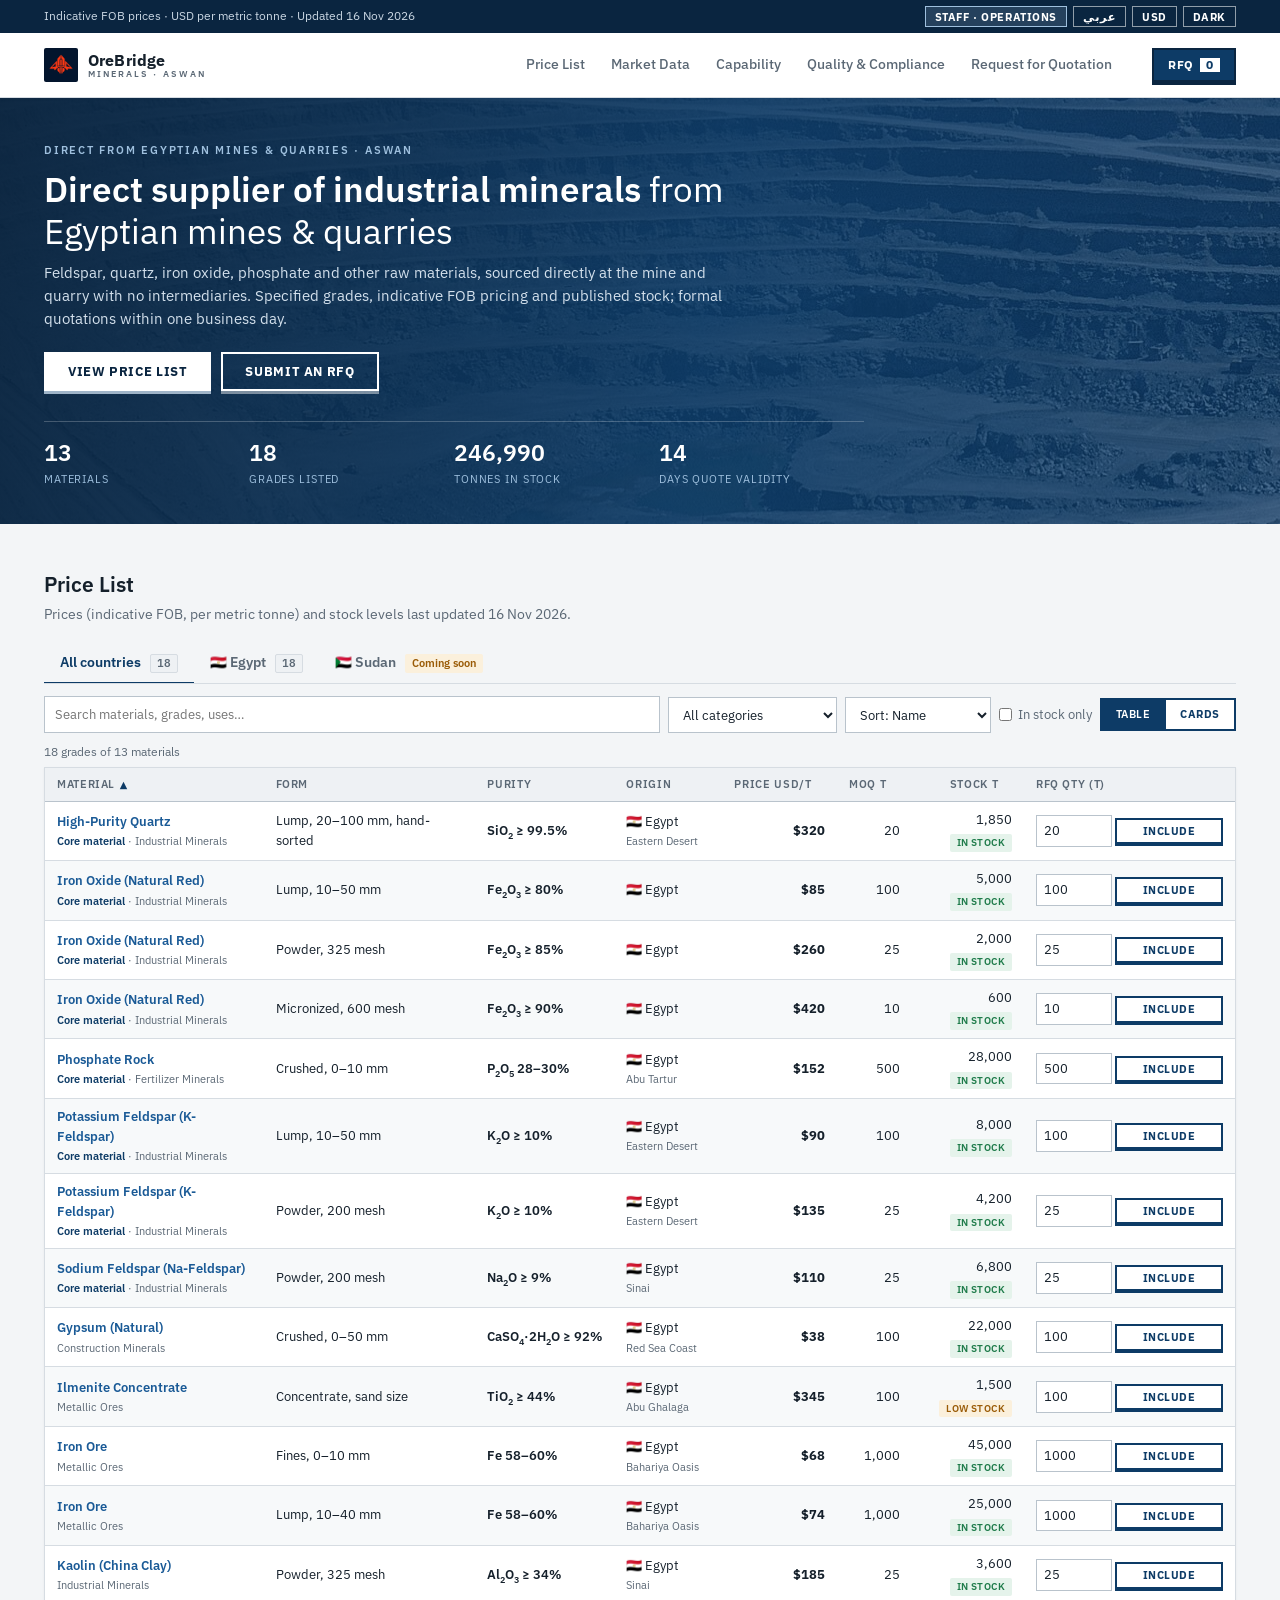
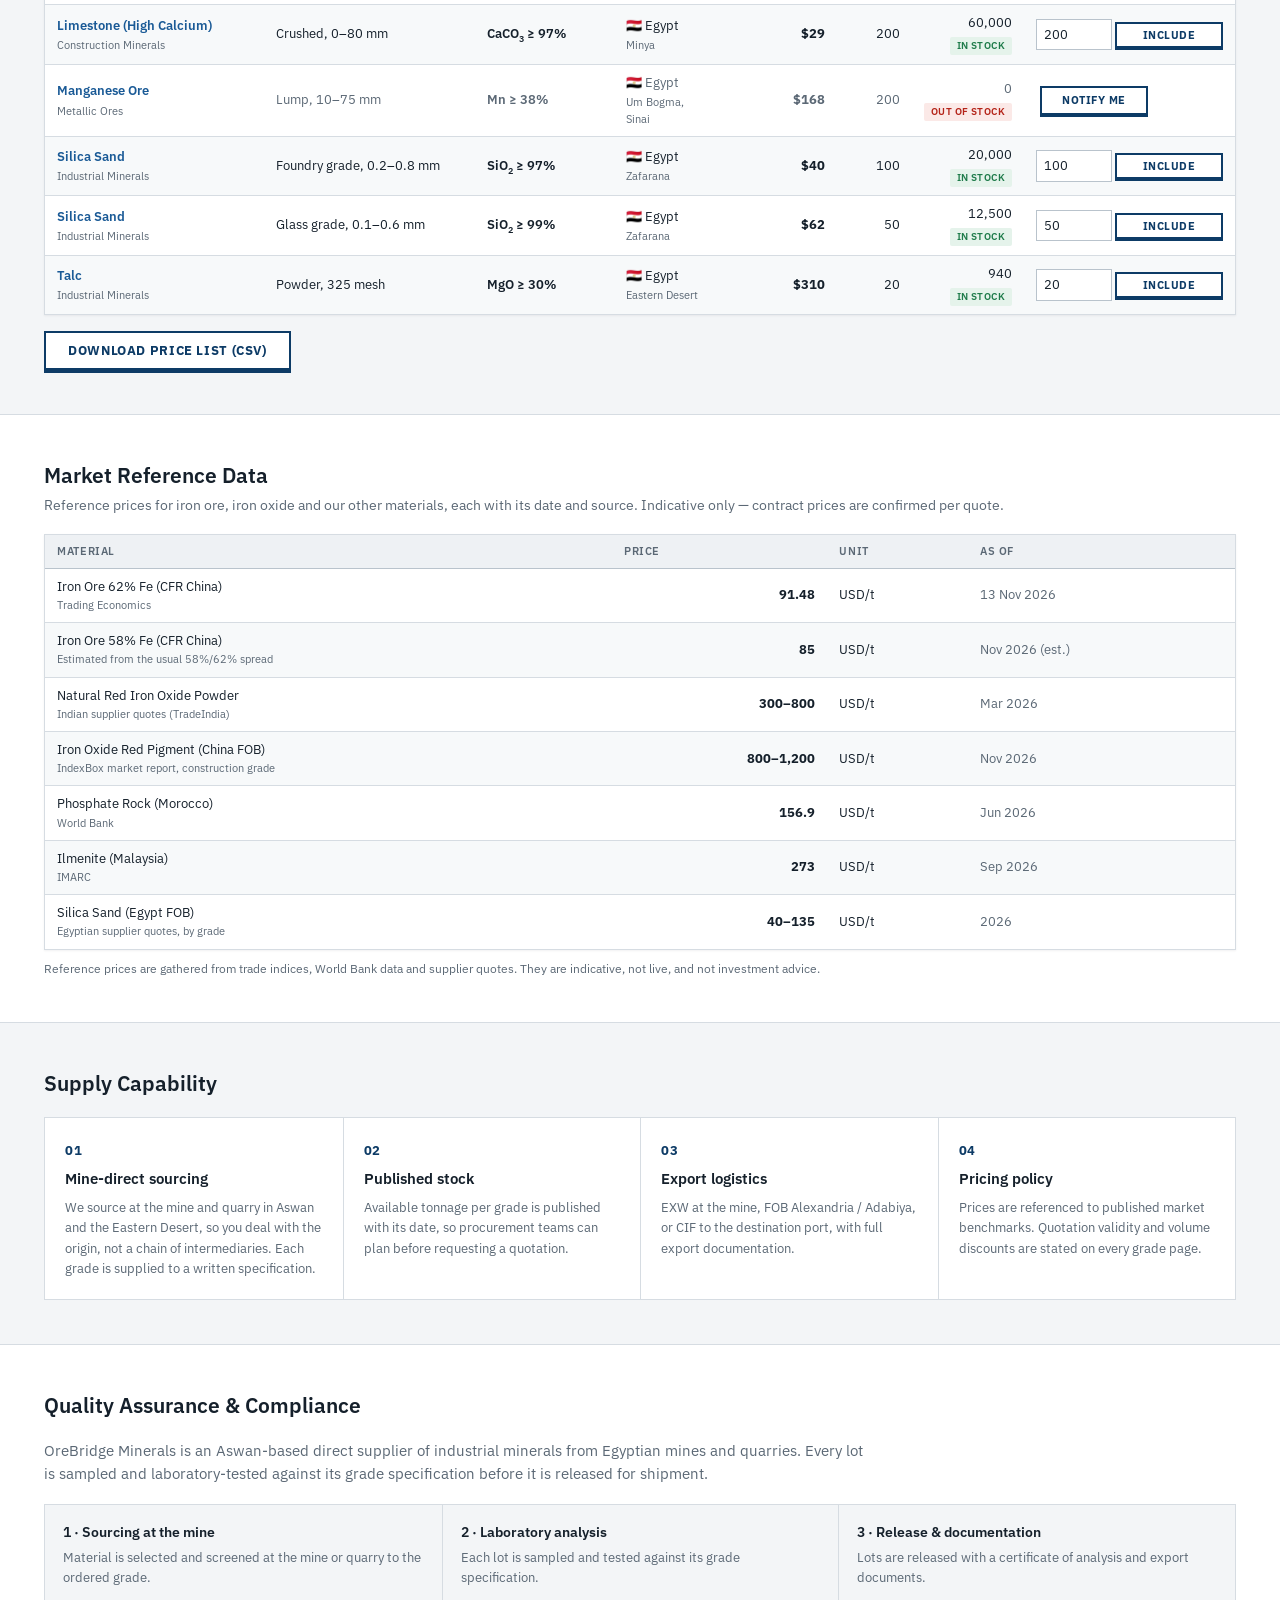
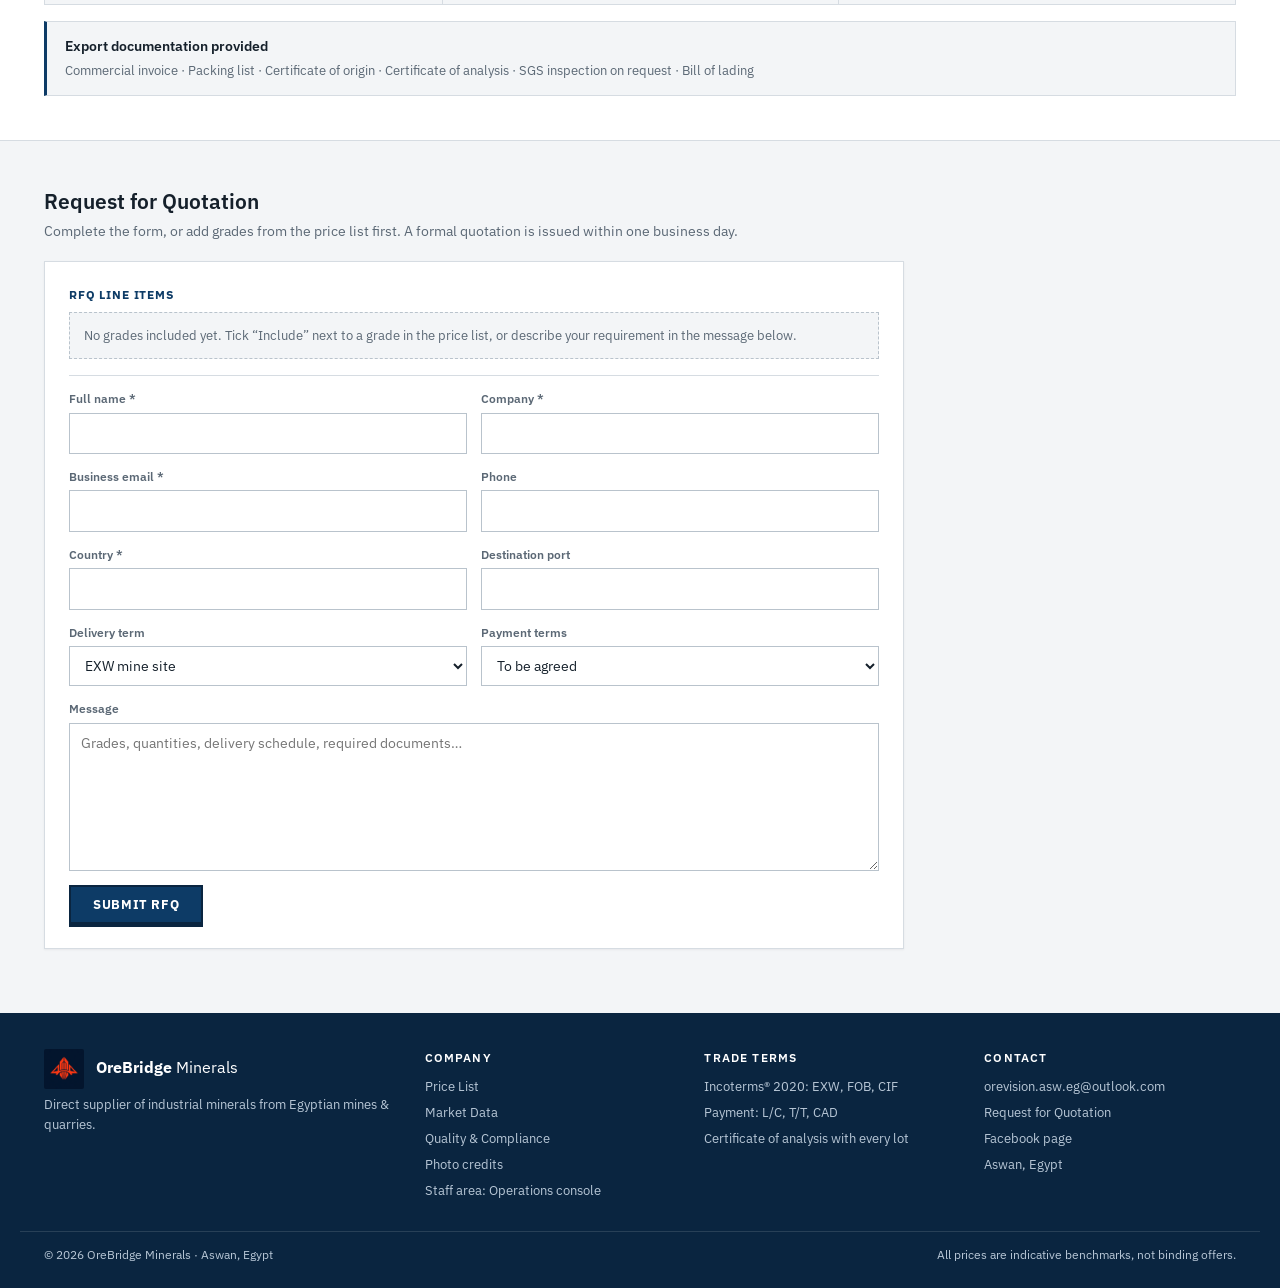
<file: index.html>
<!doctype html>
<html lang="en">
<head>
<meta charset="utf-8">
<meta name="viewport" content="width=device-width, initial-scale=1">
<title>OreBridge Minerals — Direct Supplier of Industrial Minerals, Aswan, Egypt</title>
<meta name="description" content="OreBridge Minerals, Aswan: direct supplier of industrial minerals from Egyptian mines and quarries for manufacturers and traders: iron oxide, iron ore, feldspar, quartz, silica sand, phosphate and more. Specified grades, indicative FOB prices, published stock and formal quotations.">
<meta property="og:title" content="OreBridge Minerals — Direct Supplier of Industrial Minerals, Aswan, Egypt">
<meta property="og:description" content="Specified grades with typical analysis, indicative FOB prices, published stock and minimum orders. Request a formal quotation.">
<meta property="og:type" content="website">
<meta property="og:locale" content="en_US">
<meta name="twitter:card" content="summary">
<meta name="theme-color" content="#0d3b66">
<link rel="icon" type="image/png" href="images/favicon.png">
<link rel="preconnect" href="https://fonts.googleapis.com">
<link href="https://fonts.googleapis.com/css2?family=IBM+Plex+Sans:wght@400;500;600;700&family=IBM+Plex+Sans+Arabic:wght@400;500;600;700&display=swap" rel="stylesheet">
<link rel="stylesheet" href="styles.css">
</head>
<body>

<noscript>
  <p class="noscript">This price list needs JavaScript to show products and prices. Please enable JavaScript in your browser.</p>
</noscript>

<!-- ======= Utility bar ======= -->
<div class="utility-bar">
  <div class="utility-inner">
    <p><span data-i18n="util.note">Indicative FOB prices · USD per metric tonne · Updated</span> <span id="lastUpdatedTop"></span></p>
    <div class="utility-actions">
      <a class="util-btn staff-link" href="ops.html" data-i18n="util.staff">Staff · Operations</a>
      <button class="util-btn" id="langToggle" type="button" title="العربية / English">عربي</button>
      <button class="util-btn" id="currencyToggle" type="button" title="Currency">USD</button>
      <button class="util-btn" id="themeToggle" type="button" title="Light / dark" data-i18n="theme.dark">Dark</button>
    </div>
  </div>
</div>

<!-- ======= Price alert banner ======= -->
<div class="alert-banner" id="alertBanner" hidden></div>

<!-- ======= Header ======= -->
<header class="site-header">
  <div class="header-inner">
    <a class="brand" href="#top" aria-label="OreBridge Minerals">
      <img class="brand-mark" src="images/logo.png" alt="" width="34" height="34">
      <span class="brand-text"><strong>OreBridge</strong><small>MINERALS · ASWAN</small></span>
    </a>
    <nav class="main-nav" id="mainNav">
      <a href="#products" data-i18n="nav.products">Price List</a>
      <a href="#market" data-i18n="nav.market">Market Data</a>
      <a href="#why" data-i18n="nav.why">Capability</a>
      <a href="#about" data-i18n="nav.about">Quality &amp; Compliance</a>
      <a href="#contact" data-i18n="nav.contact">Request for Quotation</a>
    </nav>
    <div class="header-actions">
      <button class="btn-rfq" id="cartBtn" type="button">
        <span data-i18n="cart.btn">RFQ</span> <span class="cart-count" id="cartCount">0</span>
      </button>
      <button class="util-btn nav-toggle" id="navToggle" type="button" aria-label="Menu" aria-expanded="false" aria-controls="mainNav">☰</button>
    </div>
  </div>
</header>

<!-- ======= Hero ======= -->
<section class="hero" id="top">
  <div class="hero-inner">
    <p class="hero-kicker" data-i18n="hero.kicker">INDUSTRIAL MINERALS TRADING · EGYPT</p>
    <h1><span data-i18n="hero.title.pre">Industrial minerals supply </span><span class="accent" data-i18n="hero.title.accent">for manufacturers and traders</span></h1>
    <p class="hero-sub" data-i18n="hero.sub">Specified grades with typical analysis, indicative FOB pricing, published stock and minimum order quantities. Formal quotations are issued within one business day.</p>
    <div class="hero-cta">
      <a class="btn-primary btn-light" href="#products" data-i18n="hero.browse">View price list</a>
      <a class="btn-outline btn-outline-light" href="#contact" data-i18n="hero.viewPrices">Submit an RFQ</a>
    </div>
    <dl class="hero-stats">
      <div><dt data-i18n="stats.materials">Materials</dt><dd id="statProducts">0</dd></div>
      <div><dt data-i18n="stats.grades">Grades listed</dt><dd id="statGrades">0</dd></div>
      <div><dt data-i18n="stats.stock">Tonnes in stock</dt><dd id="statStock">0</dd></div>
      <div><dt data-i18n="stats.validity">Days quote validity</dt><dd id="statValidity">14</dd></div>
    </dl>
  </div>
</section>

<!-- ======= Material page (shown for #/m/<material>/<grade>) ======= -->
<main class="material-page" id="materialPage" hidden></main>

<!-- ======= Price list ======= -->
<section class="section" id="products">
  <div class="section-head">
    <h2 data-i18n="catalog.title">Price List</h2>
    <p><span data-i18n="catalog.sub">Prices (indicative FOB, per metric tonne) and stock levels last updated</span> <span id="lastUpdated"></span>.</p>
  </div>

  <div class="country-tabs" id="countryTabs" role="tablist" aria-label="Country of origin"></div>
  <div class="soon-panel" id="soonPanel" hidden></div>

  <div class="toolbar" id="toolbar">
    <input type="search" id="searchInput" data-i18n-ph="catalog.search" placeholder="Search materials, grades, uses…" aria-label="Search materials">
    <select id="categoryFilter" aria-label="Filter by category">
      <option value="" data-i18n="catalog.allCats">All categories</option>
    </select>
    <select id="sortSelect" aria-label="Sort products">
      <option value="name" data-i18n="catalog.sortName">Sort: Name</option>
      <option value="price-asc" data-i18n="catalog.sortPriceAsc">Price: Low → High</option>
      <option value="price-desc" data-i18n="catalog.sortPriceDesc">Price: High → Low</option>
      <option value="stock" data-i18n="catalog.sortStock">Stock: Most first</option>
    </select>
    <label class="check"><input type="checkbox" id="inStockOnly"> <span data-i18n="catalog.inStockOnly">In stock only</span></label>
    <div class="view-toggle" role="group" aria-label="View">
      <button type="button" id="viewTable" aria-pressed="true" data-i18n="view.table">Table</button>
      <button type="button" id="viewCards" aria-pressed="false" data-i18n="view.cards">Cards</button>
    </div>
  </div>

  <div id="catalogBody">
    <p class="catalog-count" id="catalogCount"></p>
    <div class="spec-table-wrap" id="productGrid"></div>
  </div>
  <div class="catalog-actions">
    <button class="btn-outline" id="downloadCsv" type="button" data-i18n="catalog.csv">Download price list (CSV)</button>
  </div>
</section>

<!-- ======= Market reference data ======= -->
<section class="section section-alt" id="market">
  <div class="section-head">
    <h2 data-i18n="market.title">Market Reference Data</h2>
    <p data-i18n="market.sub">Reference levels from trade indices. Indicative only — contract prices are confirmed per quote.</p>
  </div>
  <div class="spec-table-wrap">
    <table class="market-table" id="marketTable">
      <thead><tr>
        <th data-i18n="market.benchmark">Benchmark</th>
        <th data-i18n="market.price">Price</th>
        <th data-i18n="market.unit">Unit</th>
        <th data-i18n="market.change">As of</th>
      </tr></thead>
      <tbody></tbody>
    </table>
  </div>
  <p class="disclaimer" data-i18n="market.disclaimer">Reference prices are indicative, not live, and not investment advice.</p>
</section>

<!-- ======= Supply capability ======= -->
<section class="section" id="why">
  <div class="section-head"><h2 data-i18n="why.title">Supply Capability</h2></div>
  <div class="feature-grid">
    <div class="feature"><span class="f-num">01</span><h3 data-i18n="why.f1t">Specified grades</h3><p data-i18n="why.f1p"></p></div>
    <div class="feature"><span class="f-num">02</span><h3 data-i18n="why.f2t">Published stock</h3><p data-i18n="why.f2p"></p></div>
    <div class="feature"><span class="f-num">03</span><h3 data-i18n="why.f3t">Export logistics</h3><p data-i18n="why.f3p"></p></div>
    <div class="feature"><span class="f-num">04</span><h3 data-i18n="why.f4t">Pricing policy</h3><p data-i18n="why.f4p"></p></div>
  </div>
</section>

<!-- ======= Quality & compliance ======= -->
<section class="section section-alt" id="about">
  <div class="section-head">
    <h2 data-i18n="about.title">Quality Assurance &amp; Compliance</h2>
  </div>
  <p class="about-text" data-i18n="about.p1"></p>
  <ol class="qa-steps">
    <li><h3 data-i18n="about.step1t">1 · Sorting</h3><p data-i18n="about.step1p"></p></li>
    <li><h3 data-i18n="about.step2t">2 · Laboratory analysis</h3><p data-i18n="about.step2p"></p></li>
    <li><h3 data-i18n="about.step3t">3 · Release &amp; documentation</h3><p data-i18n="about.step3p"></p></li>
  </ol>
  <div class="docs-box">
    <h3 data-i18n="about.docsTitle">Export documentation provided</h3>
    <p data-i18n="about.docs"></p>
  </div>
</section>

<!-- ======= Request for quotation ======= -->
<section class="section" id="contact">
  <div class="section-head">
    <h2 data-i18n="contact.title">Request for Quotation</h2>
    <p data-i18n="contact.sub">Complete the form, or add grades from the price list first.</p>
  </div>
  <form class="contact-form" id="contactForm">
    <div class="rfq-lines" id="rfqLines"></div>
    <div class="form-row">
      <label><span data-i18n="form.name">Full name *</span><input required name="name" autocomplete="name"></label>
      <label><span data-i18n="form.company">Company *</span><input required name="company" autocomplete="organization"></label>
    </div>
    <div class="form-row">
      <label><span data-i18n="form.email">Business email *</span><input required type="email" name="email" autocomplete="email"></label>
      <label><span data-i18n="form.phone">Phone</span><input type="tel" name="phone" autocomplete="tel"></label>
    </div>
    <div class="form-row">
      <label><span data-i18n="form.country">Country *</span><input required name="country" autocomplete="country-name"></label>
      <label><span data-i18n="form.port">Destination port</span><input name="port"></label>
    </div>
    <div class="form-row">
      <label><span data-i18n="form.incoterm">Delivery term</span><select name="incoterm" id="formIncoterm"></select></label>
      <label><span data-i18n="form.payment">Payment terms</span>
        <select name="payment">
          <option value="To be agreed" data-i18n="form.pay0">To be agreed</option>
          <option value="L/C at sight" data-i18n="form.pay1">Letter of credit (L/C) at sight</option>
          <option value="T/T" data-i18n="form.pay2">Telegraphic transfer (T/T)</option>
          <option value="CAD" data-i18n="form.pay3">Cash against documents (CAD)</option>
        </select>
      </label>
    </div>
    <label><span data-i18n="form.details">Message</span><textarea name="message" rows="6" data-i18n-ph="form.message"></textarea></label>
    <input type="text" name="_gotcha" class="hp" tabindex="-1" autocomplete="off" aria-hidden="true">
    <div class="form-foot">
      <button class="btn-primary" type="submit" data-i18n="form.send">Submit RFQ</button>
      <p class="form-note" id="formNote" data-i18n="form.note" hidden></p>
    </div>
  </form>
</section>

<footer class="site-footer">
  <div class="footer-inner">
    <div>
      <p class="footer-brand"><img class="footer-logo" src="images/logo.png" alt="" width="40" height="40"> <strong>OreBridge</strong> Minerals</p>
      <p data-i18n="footer.about">Industrial minerals from Egypt, sorted and laboratory-tested, for export.</p>
    </div>
    <div>
      <h4 data-i18n="footer.company">Company</h4>
      <a href="#products" data-i18n="nav.products">Price List</a>
      <a href="#market" data-i18n="nav.market">Market Data</a>
      <a href="#about" data-i18n="nav.about">Quality &amp; Compliance</a>
      <a href="credits.html" data-i18n="footer.credits">Photo credits</a>
      <a href="ops.html" data-i18n="footer.staff">Staff area: Operations console</a>
    </div>
    <div>
      <h4 data-i18n="footer.trade">Trade terms</h4>
      <p data-i18n="footer.t1">Incoterms® 2020: EXW, FOB, CIF</p>
      <p data-i18n="footer.t2">Payment: L/C, T/T, CAD</p>
      <p data-i18n="footer.t3">Certificate of analysis with every lot</p>
    </div>
    <div>
      <h4 data-i18n="footer.contactH">Contact</h4>
      <a id="footerEmail" href="#contact"></a>
      <a href="#contact" data-i18n="nav.contact">Request for Quotation</a>
      <a href="https://www.facebook.com/profile.php?id=61591079052674" target="_blank" rel="noopener" data-i18n="footer.facebook">Facebook page</a>
      <p data-i18n="footer.location">Aswan, Egypt</p>
    </div>
  </div>
  <div class="footer-legal">
    <p><span data-i18n="footer.rights">© 2026 OreBridge Minerals · Aswan, Egypt</span></p>
    <p data-i18n="footer.disclaimer">All prices are indicative benchmarks, not binding offers.</p>
  </div>
</footer>

<!-- ======= RFQ summary bar (shown while grades are included) ======= -->
<div class="rfq-bar" id="rfqBar" hidden>
  <div class="rfq-bar-inner">
    <p class="rfq-bar-text"></p>
    <button class="btn-primary btn-light" id="rfqReview" type="button" data-i18n="rfq.review">Review &amp; submit RFQ</button>
  </div>
</div>

<a class="whatsapp-fab" id="whatsappFab" target="_blank" rel="noopener" hidden aria-label="WhatsApp">
  <svg viewBox="0 0 32 32" width="24" height="24" fill="currentColor" aria-hidden="true"><path d="M16 3C9.4 3 4 8.4 4 15c0 2.1.6 4.1 1.6 5.9L4 29l8.3-1.6c1.7.9 3.6 1.4 5.7 1.4 6.6 0 12-5.4 12-12S22.6 3 16 3zm0 21.8c-1.8 0-3.5-.5-5-1.3l-.4-.2-4.9 1 1-4.8-.2-.4c-1-1.6-1.5-3.4-1.5-5.1 0-5.4 4.4-9.8 9.8-9.8s9.8 4.4 9.8 9.8-4.3 9.8-9.6 9.8z"/></svg>
</a>
<button class="back-top" id="backTop" type="button" hidden aria-label="Back to top">↑</button>
<div class="toast" id="toast" role="status" aria-live="polite" hidden></div>

<script src="data.js"></script>
<script src="i18n.js"></script>
<script src="materials.js"></script>
<script src="app.js"></script>
</body>
</html>
</file>
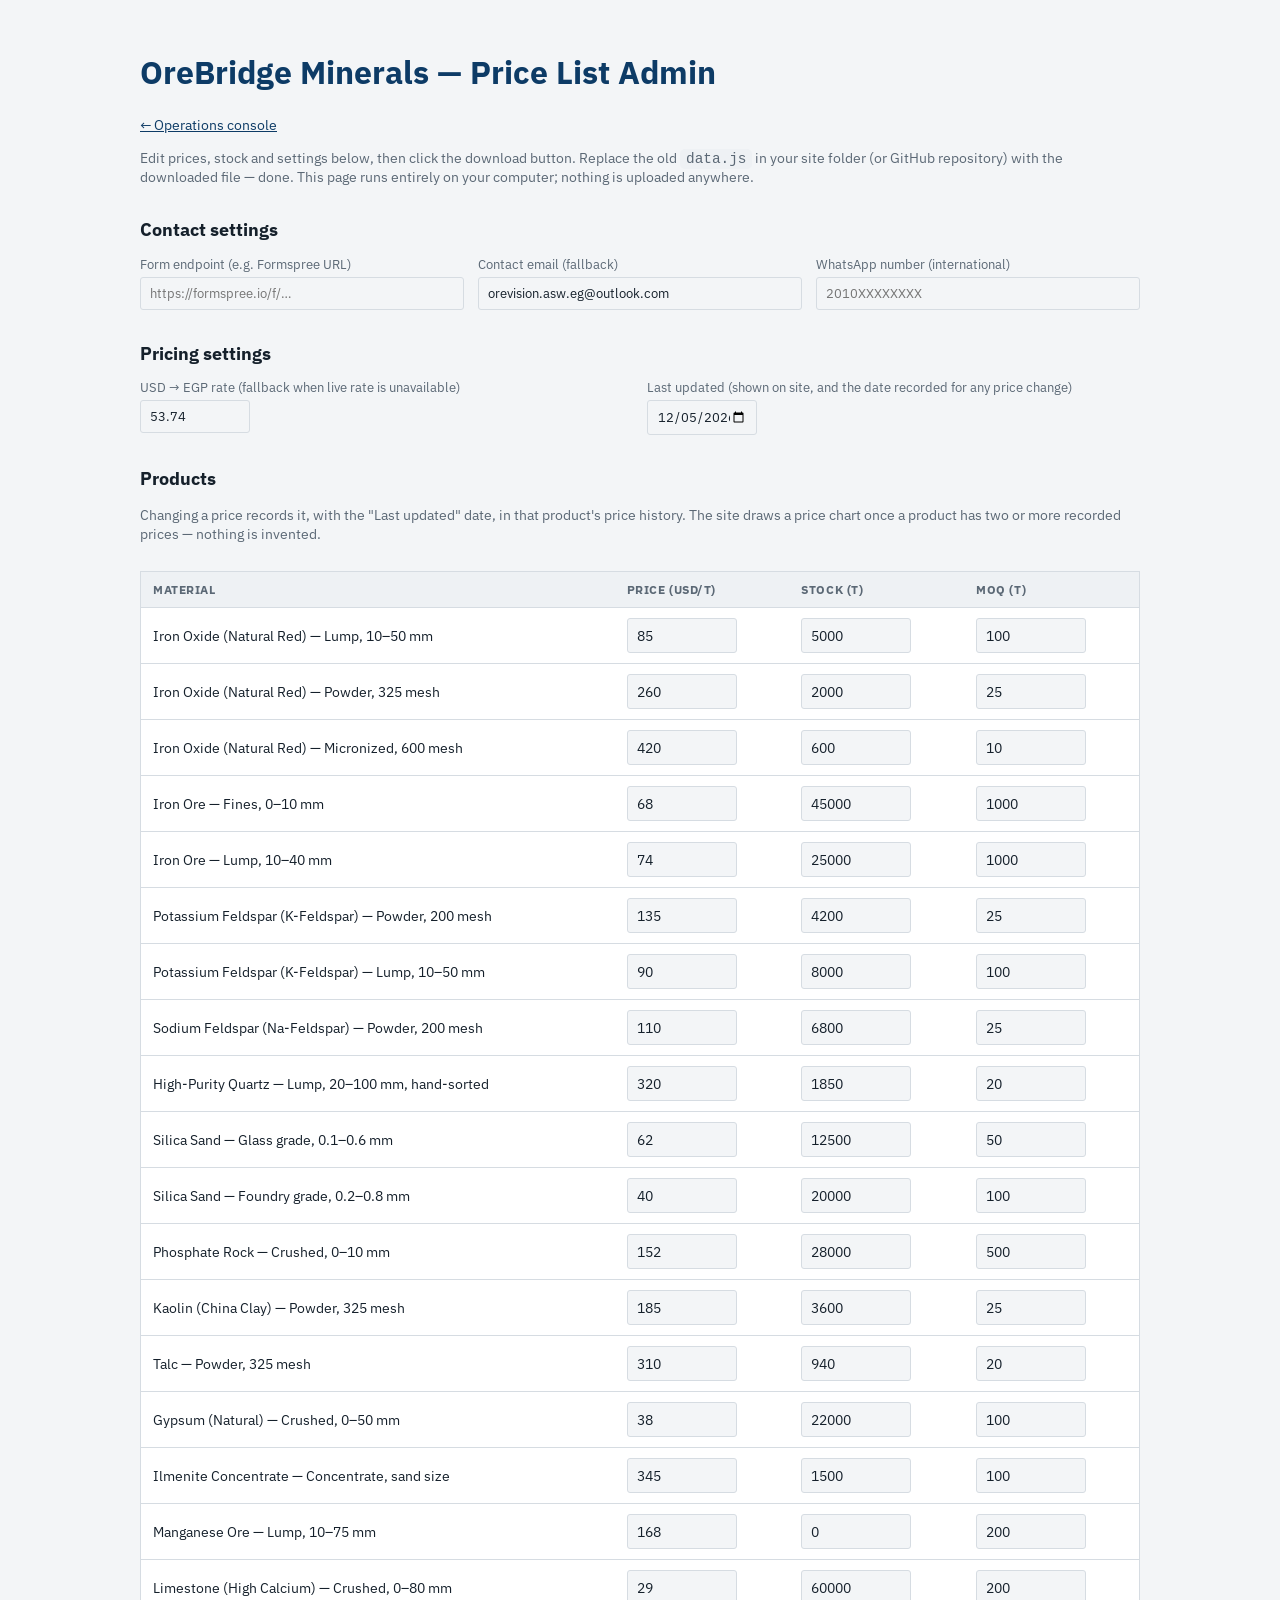
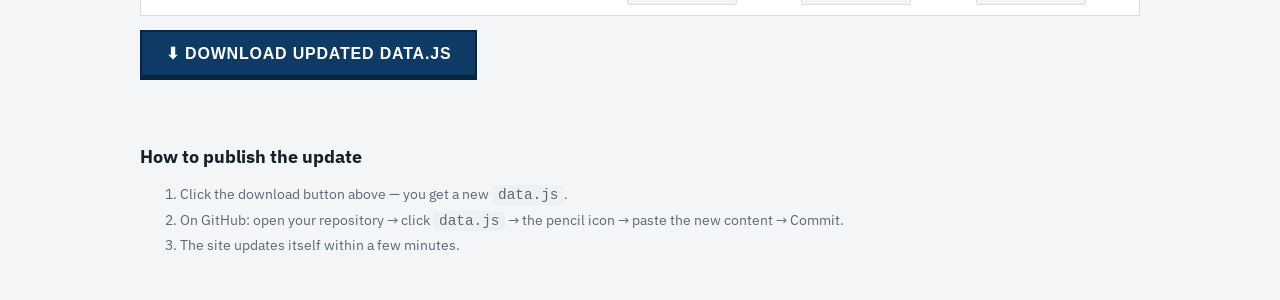
<file: admin.html>
<!doctype html>
<html lang="en">
<head>
<meta charset="utf-8">
<meta name="viewport" content="width=device-width, initial-scale=1">
<title>OreBridge Admin</title>
<meta name="robots" content="noindex">
<link rel="preconnect" href="https://fonts.googleapis.com">
<link href="https://fonts.googleapis.com/css2?family=IBM+Plex+Sans:wght@400;500;600;700&display=swap" rel="stylesheet">
<style>
  :root { --bg:#f3f5f7; --card:#ffffff; --border:#d6dce2; --text:#15202b; --muted:#5b6875; --accent:#0d3b66; --red:#b42318; --green:#1e7b4a; }
  * { box-sizing: border-box; }
  body { font-family: "IBM Plex Sans", "Segoe UI", system-ui, sans-serif; background: var(--bg); color: var(--text); margin: 0; padding: 30px 20px; }
  .wrap { max-width: 1000px; margin: 0 auto; }
  h1 { color: var(--accent); }
  h2 { font-size: 1.1rem; margin-top: 32px; }
  p.note { color: var(--muted); font-size: .9rem; }
  .table-wrap { overflow-x: auto; }
  table { width: 100%; border-collapse: collapse; background: var(--card); border: 1px solid var(--border); overflow: hidden; margin: 14px 0; }
  th, td { padding: 10px 12px; border-bottom: 1px solid var(--border); text-align: left; font-size: .9rem; }
  th { background: #eef1f4; color: var(--muted); text-transform: uppercase; font-size: .72rem; letter-spacing: .05em; }
  input { background: var(--bg); border: 1px solid var(--border); color: var(--text); padding: 7px 9px; border-radius: 3px; width: 110px; font: inherit; }
  input.wide { width: 100%; }
  input.bad { border-color: var(--red); }
  .btn { background: var(--accent); color: #ffffff; border: 2px solid #0a2540; box-shadow: 0 3px 0 #0a2540; text-transform: uppercase; letter-spacing: .05em; padding: 12px 24px; border-radius: 0; font-weight: 700; font-size: 1rem; cursor: pointer; }
  .btn:hover { filter: brightness(1.1); }
  .grid { display: grid; grid-template-columns: repeat(auto-fit, minmax(240px, 1fr)); gap: 14px; margin: 14px 0; }
  .grid label { display: flex; flex-direction: column; gap: 4px; color: var(--muted); font-size: .82rem; }
  ol { color: var(--muted); font-size: .9rem; line-height: 1.7; }
  code { background: #eef1f4; padding: 2px 6px; border-radius: 5px; }
  #status { font-size: .92rem; min-height: 1.4em; }
  #status.ok { color: var(--green); }
  #status.err { color: var(--red); }
</style>
</head>
<body>
<div class="wrap">
  <h1>OreBridge Minerals — Price List Admin</h1>
  <p class="note"><a href="ops.html" style="color:var(--accent)">← Operations console</a></p>
  <p class="note">Edit prices, stock and settings below, then click the download button. Replace the old
    <code>data.js</code> in your site folder (or GitHub repository) with the downloaded file — done.
    This page runs entirely on your computer; nothing is uploaded anywhere.</p>

  <h2>Contact settings</h2>
  <div class="grid">
    <label>Form endpoint (e.g. Formspree URL) <input class="wide" id="formEndpoint" type="url" placeholder="https://formspree.io/f/…"></label>
    <label>Contact email (fallback) <input class="wide" id="contactEmail" type="email" placeholder="sales@yourcompany.com"></label>
    <label>WhatsApp number (international) <input class="wide" id="whatsapp" type="tel" placeholder="2010XXXXXXXX"></label>
  </div>

  <h2>Pricing settings</h2>
  <div class="grid">
    <label>USD → EGP rate (fallback when live rate is unavailable) <input id="fxRate" type="number" step="0.1" min="0.1"></label>
    <label>Last updated (shown on site, and the date recorded for any price change) <input id="lastUpd" type="date"></label>
  </div>

  <h2>Products</h2>
  <p class="note">Changing a price records it, with the "Last updated" date, in that product's price history.
    The site draws a price chart once a product has two or more recorded prices — nothing is invented.</p>
  <div class="table-wrap">
    <table id="tbl">
      <thead><tr><th>Material</th><th>Price (USD/t)</th><th>Stock (t)</th><th>MOQ (t)</th></tr></thead>
      <tbody></tbody>
    </table>
  </div>

  <button class="btn" id="dl">⬇ Download updated data.js</button>
  <p id="status"></p>

  <h2>How to publish the update</h2>
  <ol>
    <li>Click the download button above — you get a new <code>data.js</code>.</li>
    <li>On GitHub: open your repository → click <code>data.js</code> → the pencil icon → paste the new content → Commit.</li>
    <li>The site updates itself within a few minutes.</li>
  </ol>
</div>

<script src="data.js"></script>
<script src="datafile.js"></script>
<script>
"use strict";
const el = (id) => document.getElementById(id);
const tbody = document.querySelector("#tbl tbody");

PRODUCTS.forEach((p, i) => {
  const tr = document.createElement("tr");
  const name = document.createElement("td");
  name.textContent = p.form ? `${p.name} — ${p.form}` : p.name;
  tr.appendChild(name);
  [["basePrice", "0.5", 0], ["stock", "1", 0], ["moq", "1", 1]].forEach(([field, step, min]) => {
    const td = document.createElement("td");
    const inp = document.createElement("input");
    inp.type = "number"; inp.step = step; inp.min = min;
    inp.value = p[field];
    inp.dataset.i = i; inp.dataset.f = field;
    inp.setAttribute("aria-label", `${name.textContent} — ${{ basePrice: "price (USD/t)", stock: "stock (t)", moq: "MOQ (t)" }[field]}`);
    td.appendChild(inp);
    tr.appendChild(td);
  });
  tbody.appendChild(tr);
});

el("fxRate").value = USD_TO_EGP;
const now = new Date();
const two = (n) => String(n).padStart(2, "0");
el("lastUpd").value = `${now.getFullYear()}-${two(now.getMonth() + 1)}-${two(now.getDate())}`; // today, in your time zone
el("formEndpoint").value = SITE.FORM_ENDPOINT || "";
el("contactEmail").value = SITE.CONTACT_EMAIL || "";
el("whatsapp").value = SITE.WHATSAPP_NUMBER || "";

function setStatus(msg, cls) {
  const s = el("status");
  s.textContent = msg;
  s.className = cls || "";
}

el("dl").addEventListener("click", () => {
  // ---- validate everything before changing anything ----
  let firstBad = null;
  const edits = [];
  document.querySelectorAll("input[data-i]").forEach((inp) => {
    const v = Number(inp.value);
    const min = inp.dataset.f === "moq" ? 1 : 0;
    const ok = inp.value.trim() !== "" && Number.isFinite(v) && v >= min;
    inp.classList.toggle("bad", !ok);
    if (!ok && !firstBad) firstBad = inp;
    edits.push({ i: Number(inp.dataset.i), f: inp.dataset.f, v });
  });
  const fx = Number(el("fxRate").value);
  const fxOk = Number.isFinite(fx) && fx > 0;
  el("fxRate").classList.toggle("bad", !fxOk);
  if (!fxOk && !firstBad) firstBad = el("fxRate");

  const endpoint = el("formEndpoint").value.trim();
  const endpointOk = endpoint === "" || /^https:\/\/\S+$/.test(endpoint);
  el("formEndpoint").classList.toggle("bad", !endpointOk);
  if (!endpointOk && !firstBad) firstBad = el("formEndpoint");

  const email = el("contactEmail").value.trim();
  const emailOk = email === "" || /^[^\s@]+@[^\s@]+\.[^\s@]+$/.test(email);
  el("contactEmail").classList.toggle("bad", !emailOk);
  if (!emailOk && !firstBad) firstBad = el("contactEmail");

  const upd = el("lastUpd").value;
  const updOk = /^\d{4}-\d{2}-\d{2}$/.test(upd);
  el("lastUpd").classList.toggle("bad", !updOk);
  if (!updOk && !firstBad) firstBad = el("lastUpd");

  if (firstBad) {
    firstBad.focus();
    setStatus("⚠ Please fix the highlighted fields — nothing was downloaded.", "err");
    return;
  }

  // ---- apply to copies so a second click starts from the same loaded data ----
  const products = cloneProducts(PRODUCTS);
  let recorded = 0;
  edits.forEach(({ i, f, v }) => {
    const p = products[i];
    const value = f === "basePrice" ? v : Math.floor(v);
    if (f === "basePrice" && value !== PRODUCTS[i].basePrice) {
      // record the real price change on its date (a second change the same day replaces the first)
      const last = p.history[p.history.length - 1];
      if (last && last.date === upd) last.price = value;
      else p.history.push({ date: upd, price: value });
      while (p.history.length > 60) p.history.shift();
      recorded++;
    }
    p[f] = value;
  });

  const site = {
    ...SITE,
    FORM_ENDPOINT: endpoint,
    CONTACT_EMAIL: email,
    WHATSAPP_NUMBER: el("whatsapp").value.replace(/\D/g, ""),
  };

  downloadText(buildDataFile({
    lastUpdated: upd, site, products, benchmarks: BENCHMARKS, fx,
    countries: typeof COUNTRIES !== "undefined" ? COUNTRIES : [], generatedBy: "admin.html",
  }), "data.js", "text/javascript");
  setStatus(`✓ Downloaded${recorded ? ` — ${recorded} price change${recorded > 1 ? "s" : ""} recorded on ${upd}` : ""}. ` +
    "Replace data.js in your site folder / repository with this file.", "ok");
});
</script>
</body>
</html>
</file>
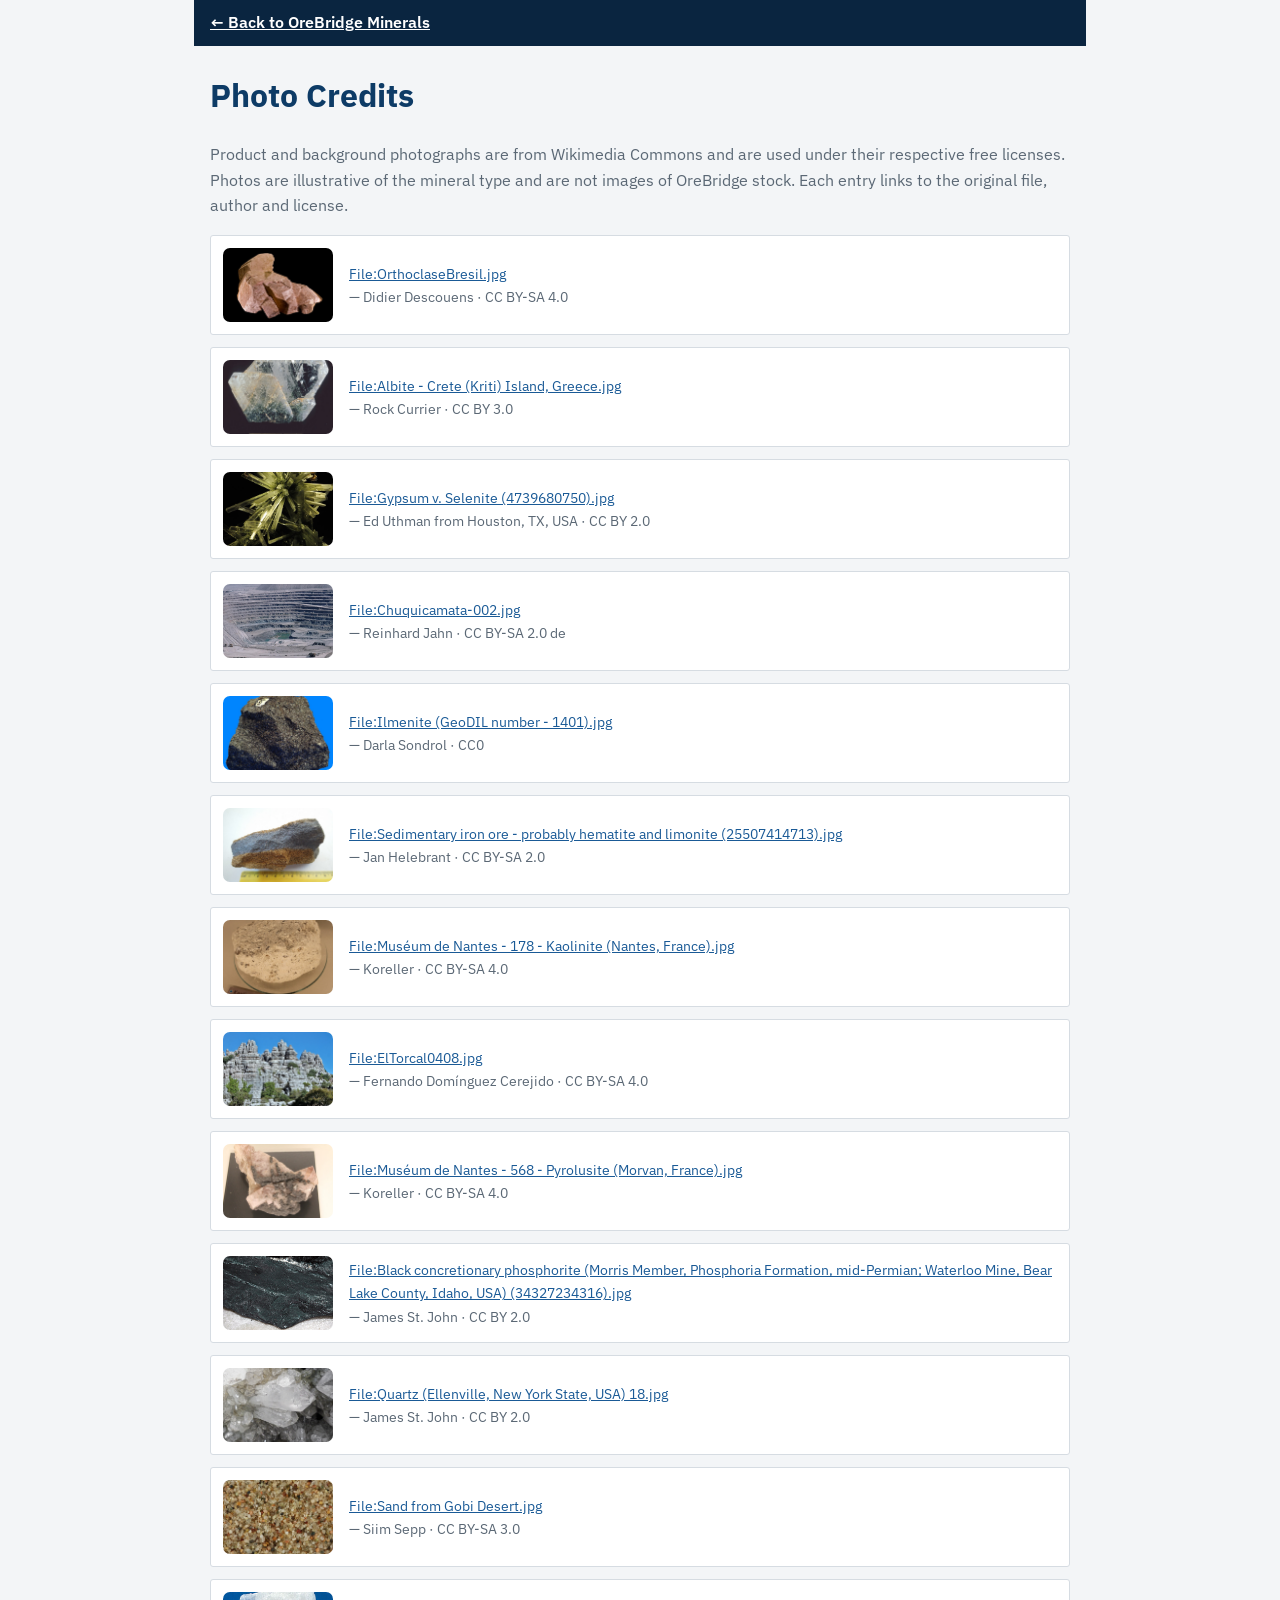
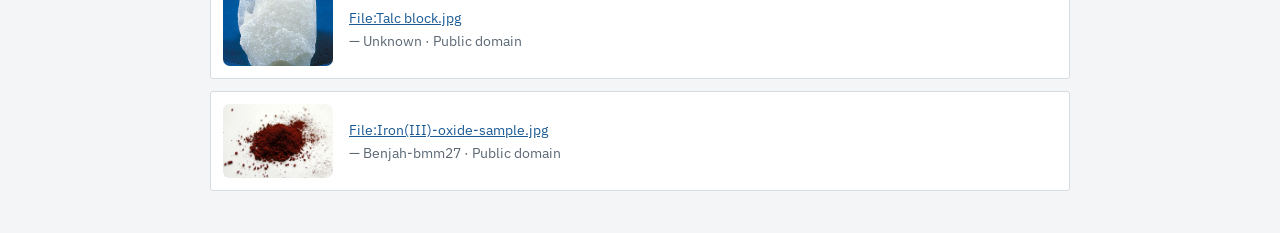
<file: credits.html>
<!doctype html>
<html lang="en">
<head>
<meta charset="utf-8">
<meta name="viewport" content="width=device-width, initial-scale=1">
<title>Photo Credits — OreBridge Minerals</title>
<link rel="preconnect" href="https://fonts.googleapis.com">
<link href="https://fonts.googleapis.com/css2?family=IBM+Plex+Sans:wght@400;500;600;700&display=swap" rel="stylesheet">
<meta name="theme-color" content="#0d3b66">
<style>
  :root { --bg:#f3f5f7; --card:#ffffff; --border:#d6dce2; --text:#15202b; --muted:#5b6875; --accent:#0d3b66; --link:#1a5a96; }
  * { box-sizing: border-box; }
  body { font-family: "IBM Plex Sans", "Segoe UI", system-ui, sans-serif; background: var(--bg); color: var(--text); margin: 0; padding: 30px 16px; line-height: 1.6; }
  .wrap { max-width: 860px; margin: 0 auto; }
  h1 { color: var(--accent); }
  a { color: var(--link); }
  .topbar { background: #0a2540; color: #fff; margin: -30px -16px 24px; padding: 10px 16px; }
  .topbar a { color: #fff; font-weight: 600; }
  p.note { color: var(--muted); }
  .credit { display: flex; gap: 16px; align-items: center; background: var(--card); border: 1px solid var(--border); border-radius: 3px; padding: 12px; margin: 12px 0; }
  .credit img { width: 110px; height: 74px; object-fit: cover; border-radius: 7px; flex-shrink: 0; }
  .credit div { font-size: .9rem; min-width: 0; overflow-wrap: anywhere; }
  .credit span { color: var(--muted); }
</style>
</head>
<body>
<div class="wrap">
  <div class="topbar"><a href="index.html">← Back to OreBridge Minerals</a></div>
  <h1>Photo Credits</h1>
  <p class="note">Product and background photographs are from Wikimedia Commons and are used under
    their respective free licenses. Photos are illustrative of the mineral type and are not
    images of OreBridge stock. Each entry links to the original file, author and license.</p>
  <div id="list"></div>
</div>
<script>
fetch("images/credits.json").then((r) => r.json()).then((items) => {
  const list = document.getElementById("list");
  items.forEach((c) => {
    const row = document.createElement("div");
    row.className = "credit";
    const img = document.createElement("img");
    img.src = "images/" + c.id + ".jpg";
    img.alt = c.id;
    const info = document.createElement("div");
    const a = document.createElement("a");
    a.href = c.source; a.target = "_blank"; a.rel = "noopener";
    a.textContent = decodeURIComponent(c.source.split("/").pop()).replace(/_/g, " ");
    const meta = document.createElement("span");
    meta.textContent = " — " + c.artist + " · " + c.license;
    info.append(a, document.createElement("br"), meta);
    row.append(img, info);
    list.appendChild(row);
  });
}).catch(() => {
  document.getElementById("list").textContent = "Credits list could not be loaded.";
});
</script>
</body>
</html>
</file>
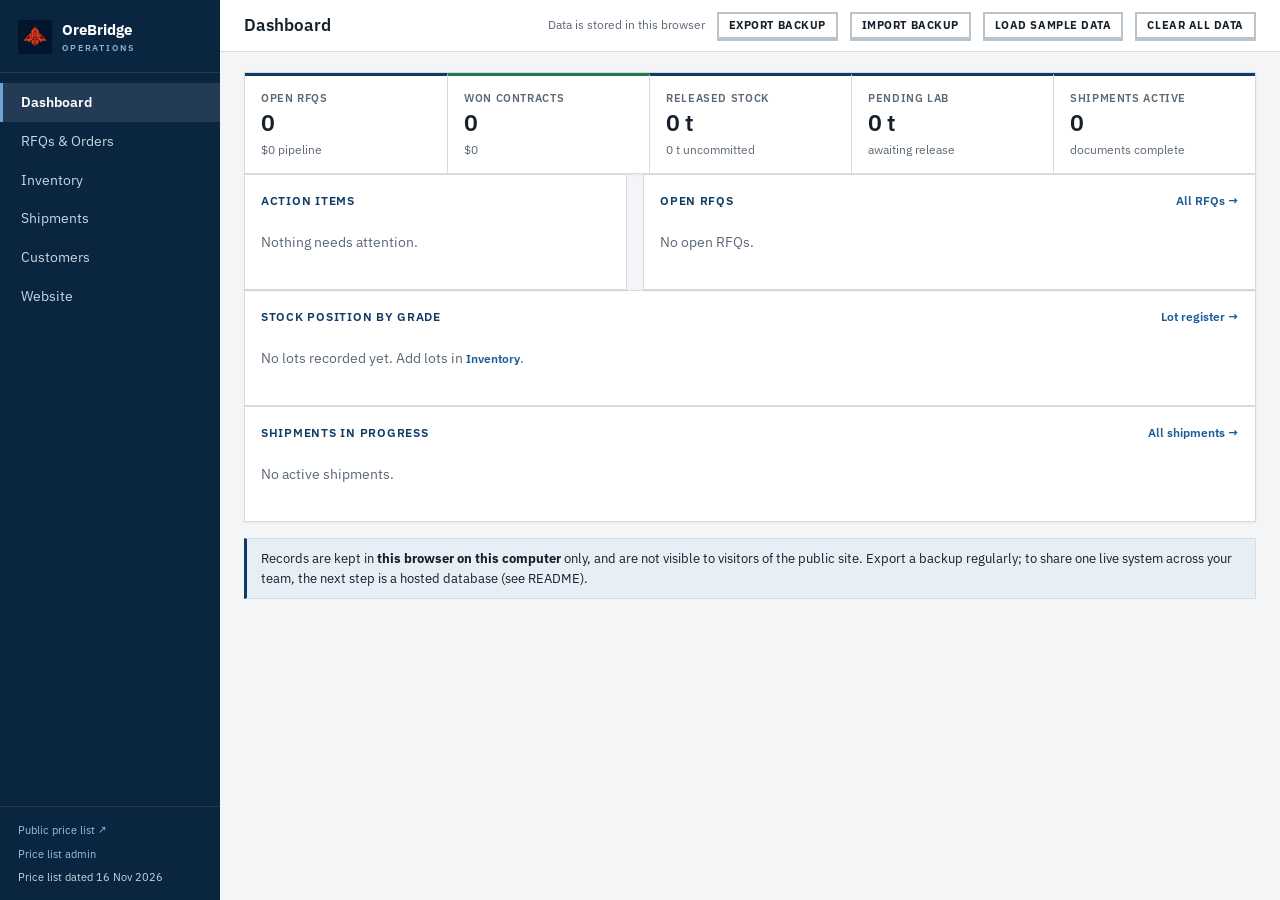
<file: ops.html>
<!doctype html>
<html lang="en" data-theme="light">
<head>
<meta charset="utf-8">
<meta name="viewport" content="width=device-width, initial-scale=1">
<title>OreBridge Operations</title>
<meta name="robots" content="noindex, nofollow">
<link rel="icon" type="image/png" href="images/favicon.png">
<link rel="preconnect" href="https://fonts.googleapis.com">
<link href="https://fonts.googleapis.com/css2?family=IBM+Plex+Sans:wght@400;500;600;700&display=swap" rel="stylesheet">
<link rel="stylesheet" href="styles.css">
<style>
  body { background: var(--bg); }
  .ops { display: grid; grid-template-columns: 220px minmax(0, 1fr); min-height: 100vh; }
  .side { background: var(--navy-deep); color: #c9d6e2; display: flex; flex-direction: column; position: sticky; top: 0; height: 100vh; }
  .side-brand { display: flex; align-items: center; gap: 10px; padding: 18px 18px 16px; border-bottom: 1px solid rgba(255,255,255,.1); color: #fff; }
  .side-brand .brand-mark rect { fill: #fff; } .side-brand .brand-mark path { fill: var(--navy-deep); }
  .side-brand small { display: block; color: #8fb0cf; font-size: .62rem; letter-spacing: .2em; font-weight: 600; }
  .side nav { display: flex; flex-direction: column; padding: 10px 0; }
  .side nav a { display: flex; justify-content: space-between; align-items: center; padding: 9px 18px; font-size: .9rem; color: #c9d6e2; border-inline-start: 3px solid transparent; }
  .side nav a:hover { background: rgba(255,255,255,.06); color: #fff; }
  .side nav a[aria-current="true"] { background: rgba(255,255,255,.1); color: #fff; border-inline-start-color: #6aa3d8; font-weight: 600; }
  .side nav .count { background: #6aa3d8; color: var(--navy-deep); font-size: .7rem; font-weight: 700; border-radius: 2px; padding: 0 6px; }
  .side-foot { margin-top: auto; padding: 14px 18px; border-top: 1px solid rgba(255,255,255,.1); font-size: .76rem; display: flex; flex-direction: column; gap: 6px; }
  .side-foot a { color: #9fc0de; } .side-foot a:hover { color: #fff; }
  .main { min-width: 0; }
  .topbar { background: var(--surface); border-bottom: 1px solid var(--border); padding: 12px 24px; display: flex; align-items: center; gap: 12px; flex-wrap: wrap; position: sticky; top: 0; z-index: 5; }
  .topbar h1 { font-size: 1.15rem; font-weight: 600; margin-inline-end: auto; }
  .topbar .meta { color: var(--muted); font-size: .78rem; }
  .small-btn { padding: 6px 12px; font-size: .82rem; }
  .content { padding: 20px 24px 40px; display: flex; flex-direction: column; gap: 16px; }
  .notice { background: var(--primary-soft); border: 1px solid var(--border); border-inline-start: 3px solid var(--primary); padding: 10px 14px; font-size: .85rem; }
  .warn-box, #sampleBanner { background: var(--amber-soft); border: 1px solid var(--border); border-inline-start: 3px solid var(--amber); padding: 10px 14px; font-size: .85rem; }
  .kpi-row { display: grid; grid-template-columns: repeat(5, minmax(0, 1fr)); border: 1px solid var(--border); background: var(--surface); box-shadow: var(--shadow); }
  .kpi { padding: 14px 16px; border-inline-start: 1px solid var(--border); display: flex; flex-direction: column; border-top: 3px solid var(--primary); }
  .kpi:first-child { border-inline-start: none; }
  .kpi-good { border-top-color: var(--green); } .kpi-warn { border-top-color: var(--amber); }
  .kpi span { color: var(--muted); font-size: .7rem; text-transform: uppercase; letter-spacing: .06em; font-weight: 600; }
  .kpi strong { font-size: 1.5rem; font-weight: 600; font-variant-numeric: tabular-nums; }
  .kpi em { font-style: normal; color: var(--muted); font-size: .78rem; }
  .ops-grid { display: grid; grid-template-columns: minmax(0, 1fr) minmax(0, 1.6fr); gap: 16px; }
  .panel { background: var(--surface); border: 1px solid var(--border); box-shadow: var(--shadow); padding: 16px; min-width: 0; }
  .panel h2 { font-size: .82rem; text-transform: uppercase; letter-spacing: .06em; font-weight: 600; color: var(--primary); margin-bottom: 12px; display: flex; justify-content: space-between; align-items: baseline; gap: 10px; }
  .panel h2 .muted { text-transform: none; letter-spacing: 0; font-weight: 400; }
  .panel p { font-size: .9rem; margin-bottom: 10px; }
  .link { color: var(--link); font-weight: 600; text-transform: none; letter-spacing: 0; font-size: .82rem; cursor: pointer; }
  .link:hover { text-decoration: underline; }
  .table-scroll { overflow-x: auto; }
  .ops-table { width: 100%; border-collapse: collapse; font-size: .85rem; font-variant-numeric: tabular-nums; }
  .ops-table th, .ops-table td { padding: 7px 10px; border-bottom: 1px solid var(--border); text-align: start; vertical-align: middle; }
  .ops-table thead th { background: var(--surface-2); color: var(--muted); font-size: .68rem; text-transform: uppercase; letter-spacing: .06em; font-weight: 600; white-space: nowrap; border-bottom-color: var(--border-strong); }
  .ops-table tbody tr:hover { background: var(--primary-soft); }
  .ops-table tfoot td { font-size: .8rem; color: var(--muted); border-bottom: none; background: var(--surface-2); }
  .ops-table .num { text-align: end; white-space: nowrap; }
  .ops-table .nowrap { white-space: nowrap; }
  .ops-table .sub { display: block; color: var(--muted); font-size: .74rem; }
  .row-bad td { background: var(--red-soft); }
  .ref { background: none; border: none; color: var(--link); font: inherit; font-weight: 600; cursor: pointer; padding: 0; white-space: nowrap; }
  .ref:hover { text-decoration: underline; }
  .pill { display: inline-block; font-size: .68rem; font-weight: 600; padding: 1px 7px; border-radius: 2px; text-transform: uppercase; letter-spacing: .04em; white-space: nowrap; background: var(--surface-2); color: var(--muted); }
  .pill-ok, .pill-rfq-won, .pill-lot-released, .pill-shipment-delivered { background: var(--green-soft); color: var(--green); }
  .pill-warn, .pill-rfq-negotiation, .pill-lot-pending, .pill-shipment-loading { background: var(--amber-soft); color: var(--amber); }
  .pill-bad, .pill-rfq-lost, .pill-lot-rejected { background: var(--red-soft); color: var(--red); }
  .pill-rfq-quoted, .pill-shipment-sailed, .pill-rfq-new { background: var(--primary-soft); color: var(--primary); }
  .inline-status { font: inherit; font-size: .78rem; font-weight: 600; padding: 3px 6px; border: 1px solid var(--border-strong); border-radius: 2px; background: var(--surface); color: var(--text); }
  .inline-status.st-won, .inline-status.st-released, .inline-status.st-delivered { color: var(--green); border-color: var(--green); }
  .inline-status.st-lost, .inline-status.st-rejected { color: var(--red); border-color: var(--red); }
  .inline-status.st-negotiation, .inline-status.st-pending, .inline-status.st-loading { color: var(--amber); border-color: var(--amber); }
  .ops-toolbar { display: flex; gap: 8px; align-items: center; flex-wrap: wrap; margin-bottom: 12px; }
  .ops-toolbar input, .ops-toolbar select { background: var(--surface); border: 1px solid var(--border-strong); color: var(--text); padding: 6px 10px; border-radius: var(--radius); font: inherit; font-size: .85rem; }
  .ops-toolbar input { min-width: 220px; }
  .spacer { flex: 1; }
  .empty { color: var(--muted); font-size: .88rem; padding: 10px 0; }
  .hint { color: var(--muted); font-size: .78rem; margin-top: 10px; margin-bottom: 0 !important; }
  .alerts { list-style: none; display: flex; flex-direction: column; gap: 6px; font-size: .86rem; }
  .alerts li { padding: 8px 10px; background: var(--amber-soft); border-inline-start: 3px solid var(--amber); }
  .alerts li.bad { background: var(--red-soft); border-inline-start-color: var(--red); }
  .docs-meter { display: inline-block; width: 60px; height: 6px; background: var(--surface-2); border: 1px solid var(--border); vertical-align: middle; position: relative; }
  .docs-meter span { position: absolute; inset: 0 auto 0 0; background: var(--green); }
  .publish-row { display: flex; gap: 10px; flex-wrap: wrap; margin: 14px 0; }
  .publish-row > * { white-space: normal; text-align: center; } /* long labels wrap on phones */
  .steps { padding-inline-start: 20px; color: var(--muted); font-size: .86rem; }
  code { background: var(--surface-2); padding: 1px 5px; border-radius: 2px; font-size: .85em; }
  dialog { margin: auto; border: 1px solid var(--border-strong); background: var(--surface); color: var(--text); padding: 0; width: min(720px, calc(100vw - 24px)); box-shadow: 0 12px 40px rgba(0,0,0,.25); }
  dialog::backdrop { background: rgba(10,20,30,.5); }
  .dlg-head { padding: 14px 18px; background: var(--surface-2); border-bottom: 1px solid var(--border); font-weight: 600; }
  .dlg-body { padding: 16px 18px; display: grid; grid-template-columns: 1fr 1fr; gap: 12px 14px; max-height: 65vh; overflow-y: auto; }
  .dlg-body label { display: flex; flex-direction: column; gap: 4px; font-size: .78rem; font-weight: 600; color: var(--muted); }
  .dlg-body label.wide { grid-column: 1 / -1; }
  .dlg-body input, .dlg-body select, .dlg-body textarea { background: var(--surface); border: 1px solid var(--border-strong); color: var(--text); padding: 7px 9px; border-radius: var(--radius); font: inherit; font-size: .9rem; font-weight: 400; }
  .doc-checks { display: grid; grid-template-columns: repeat(3, minmax(0, 1fr)); gap: 6px; }
  .chk { flex-direction: row !important; align-items: center; gap: 6px !important; font-weight: 400 !important; color: var(--text) !important; font-size: .85rem !important; }
  .dlg-foot { padding: 12px 18px; border-top: 1px solid var(--border); display: flex; gap: 8px; }
  .dlg-foot .danger { margin-inline-end: auto; color: var(--red); border-color: var(--red); background: transparent; }
  @media (max-width: 1100px) { .kpi-row { grid-template-columns: repeat(3, minmax(0, 1fr)); } .kpi:nth-child(4) { border-inline-start: none; } .kpi:nth-child(n+4) { border-top-width: 3px; } .ops-grid { grid-template-columns: 1fr; } }
  @media (max-width: 760px) {
    .ops { grid-template-columns: minmax(0, 1fr); }
    .side, .main { min-width: 0; }
    .topbar h1 { width: 100%; }
    .side { position: static; height: auto; }
    .side nav { flex-direction: row; overflow-x: auto; padding: 0; }
    .side nav a { border-inline-start: none; border-bottom: 3px solid transparent; white-space: nowrap; gap: 6px; }
    .side nav a[aria-current="true"] { border-bottom-color: #6aa3d8; }
    .side-foot { display: none; }
    .kpi-row { grid-template-columns: repeat(2, minmax(0, 1fr)); }
    .kpi { border-inline-start: none !important; }
    .content, .topbar { padding-inline: 14px; }
    .dlg-body { grid-template-columns: 1fr; }
    .doc-checks { grid-template-columns: 1fr 1fr; }
  }
</style>
</head>
<body>
<div class="ops">
  <aside class="side">
    <div class="side-brand">
      <img class="brand-mark" src="images/logo.png" alt="" width="30" height="30">
      <div><strong>OreBridge</strong><small>OPERATIONS</small></div>
    </div>
    <nav aria-label="Operations">
      <a href="#dashboard" data-tab-btn="dashboard">Dashboard</a>
      <a href="#rfqs" data-tab-btn="rfqs">RFQs &amp; Orders <span class="count" data-count="rfqs" hidden></span></a>
      <a href="#inventory" data-tab-btn="inventory">Inventory <span class="count" data-count="inventory" hidden></span></a>
      <a href="#shipments" data-tab-btn="shipments">Shipments <span class="count" data-count="shipments" hidden></span></a>
      <a href="#customers" data-tab-btn="customers">Customers</a>
      <a href="#website" data-tab-btn="website">Website</a>
    </nav>
    <div class="side-foot">
      <a href="index.html" target="_blank" rel="noopener">Public price list ↗</a>
      <a href="admin.html">Price list admin</a>
      <span>Price list dated <span id="lastUpdated"></span></span>
    </div>
  </aside>

  <div class="main">
    <div class="topbar">
      <h1 id="pageTitle">Dashboard</h1>
      <span class="meta" id="saveState">Data is stored in this browser</span>
      <button class="util-btn" id="exportBackup" type="button">Export backup</button>
      <button class="util-btn" id="importBackup" type="button">Import backup</button>
      <input type="file" id="importFile" accept="application/json,.json" hidden>
      <button class="util-btn" id="loadSample" type="button">Load sample data</button>
      <button class="util-btn" id="clearAll" type="button">Clear all data</button>
    </div>
    <div class="content">
      <p id="sampleBanner" hidden><strong>Sample data loaded.</strong> These records are examples for exploring the console. Use “Clear all data” before entering real records.</p>
      <div id="view"></div>
      <p class="notice">Records are kept in <strong>this browser on this computer</strong> only, and are not visible to visitors of the public site. Export a backup regularly; to share one live system across your team, the next step is a hosted database (see README).</p>
    </div>
  </div>
</div>

<dialog id="recordDialog">
  <form id="recordForm" method="dialog">
    <div class="dlg-head" id="formTitle">Record</div>
    <div class="dlg-body" id="recordFields"></div>
    <div class="dlg-foot">
      <button class="btn-outline small-btn danger" id="formDelete" type="button">Delete</button>
      <button class="btn-outline small-btn" id="formCancel" type="button">Cancel</button>
      <button class="btn-primary small-btn" type="submit">Save</button>
    </div>
  </form>
</dialog>
<div class="toast" id="toast" role="status" aria-live="polite" hidden></div>

<script src="data.js"></script>
<script src="datafile.js"></script>
<script src="ops.js"></script>
</body>
</html>
</file>
<file: styles.css>
/* ============ OreBridge Minerals — corporate B2B design system ============
   Light by default; dark via [data-theme="dark"]. Navy primary, neutral greys,
   square-ish corners, tabular figures, no decorative motion.               */
:root {
  --bg: #f3f5f7;
  --surface: #ffffff;
  --surface-2: #eef1f4;
  --border: #d6dce2;
  --border-strong: #b9c3cc;
  --text: #15202b;
  --muted: #5b6875;
  --primary: #0d3b66;
  --primary-hover: #0a2f52;
  --primary-ink: #ffffff;
  --primary-soft: #e6eef6;
  --link: #1a5a96;
  --navy-deep: #0a2540;
  --green: #1e7b4a;
  --green-soft: #e5f3eb;
  --amber: #9a5b07;
  --amber-soft: #fbf0dc;
  --red: #b42318;
  --red-soft: #fbe9e7;
  --radius: 0;
  --shadow: 0 1px 2px rgba(16, 24, 40, .06);
  --font: "IBM Plex Sans", "Segoe UI", system-ui, sans-serif;
  --font-ar: "IBM Plex Sans Arabic", "IBM Plex Sans", "Segoe UI", system-ui, sans-serif;
  font-size: 15px;
  color-scheme: light;
}
[data-theme="dark"] {
  --bg: #0f141a;
  --surface: #161d25;
  --surface-2: #1c2530;
  --border: #2a3542;
  --border-strong: #3a4757;
  --text: #e6ebf0;
  --muted: #93a1af;
  --primary: #4f8fcc;
  --primary-hover: #6aa3d8;
  --primary-ink: #08121c;
  --primary-soft: #18283a;
  --link: #7fb2e5;
  --green: #4cc38a;
  --green-soft: #12291e;
  --amber: #e2a84b;
  --amber-soft: #2c2212;
  --red: #f0776c;
  --red-soft: #2e1614;
  color-scheme: dark;
}

* { box-sizing: border-box; margin: 0; padding: 0; }
[hidden] { display: none !important; }
html { scroll-behavior: smooth; }
body { font-family: var(--font); background: var(--bg); color: var(--text); line-height: 1.55; }
body.ar { font-family: var(--font-ar); }
a { color: inherit; text-decoration: none; }
img { max-width: 100%; }
sub { font-size: .72em; line-height: 0; }
.noscript { background: var(--amber-soft); color: var(--text); padding: 12px; text-align: center; }
.muted { color: var(--muted); }
.small { font-size: .8rem; }
.num, .spec-table, .kv-table, .market-table, .calc-out, .price, .mp-facts dd, .hero-stats dd { font-variant-numeric: tabular-nums; }
bdi[dir="ltr"] { unicode-bidi: isolate; }
input:focus-visible, select:focus-visible, textarea:focus-visible, button:focus-visible, a:focus-visible, summary:focus-visible {
  outline: 2px solid var(--link); outline-offset: 2px;
}
/* the default blue ring disappears on the navy bars, hero and footer */
.utility-bar :focus-visible, .hero :focus-visible, .rfq-bar :focus-visible, .site-footer :focus-visible { outline-color: #fff; }

/* ---- Buttons: square, solid, high-contrast — classic industrial controls ----
   2px borders, bold capitals, a hard bottom edge that "presses" on click. */
.btn-primary, .btn-outline, .btn-rfq, .util-btn, .btn-add, .btn-mini, .rfq-check {
  font: inherit; cursor: pointer; border-radius: 0; display: inline-flex; align-items: center;
  justify-content: center; gap: 6px; white-space: nowrap; line-height: 1.15;
  text-transform: uppercase; letter-spacing: .05em; font-weight: 700;
  transition: background-color .08s, color .08s;
}
.btn-primary:active, .btn-outline:active, .btn-rfq:active, .btn-add:active, .btn-mini:active, .util-btn:active, .rfq-check:active {
  transform: translateY(2px); box-shadow: none;
}
.btn-primary {
  background: var(--primary); color: var(--primary-ink); border: 2px solid var(--navy-deep);
  padding: 10px 22px; font-size: .84rem; box-shadow: 0 3px 0 var(--navy-deep);
}
.btn-primary:hover { background: var(--primary-hover); }
.btn-primary:disabled { opacity: .5; cursor: not-allowed; transform: none; }
.btn-outline {
  background: var(--surface); color: var(--primary); border: 2px solid var(--primary);
  padding: 10px 22px; font-size: .84rem; box-shadow: 0 3px 0 var(--primary);
}
.btn-outline:hover { background: var(--primary-soft); }
[data-theme="dark"] .btn-outline { background: transparent; }
.btn-light { background: #fff; color: var(--navy-deep); border-color: #fff; box-shadow: 0 3px 0 #9fb4c8; }
.btn-light:hover { background: #e9eef3; }
.btn-outline-light { background: transparent; color: #fff; border-color: #fff; box-shadow: 0 3px 0 rgba(255,255,255,.45); }
.btn-outline-light:hover { background: rgba(255,255,255,.12); }
.util-btn {
  background: var(--surface); border: 2px solid var(--border-strong); color: var(--text);
  padding: 5px 10px; font-size: .72rem; box-shadow: 0 2px 0 var(--border-strong);
}
.util-btn:hover { border-color: var(--primary); color: var(--primary); box-shadow: 0 2px 0 var(--primary); }
.btn-add {
  background: var(--surface); border: 2px solid var(--primary); color: var(--primary);
  padding: 6px 12px; font-size: .74rem; box-shadow: 0 2px 0 var(--primary);
}
.btn-add:hover:not(:disabled) { background: var(--primary); color: var(--primary-ink); }
.btn-add.btn-notify { min-width: 108px; }
.btn-mini { border: 2px solid var(--primary); color: var(--primary); background: var(--surface); padding: 2px 10px; font-size: .7rem; box-shadow: 0 2px 0 var(--primary); }
.btn-mini:hover { background: var(--primary); color: var(--primary-ink); }

/* "Include in RFQ" toggle: a checkbox styled as a square latching button */
.rfq-check {
  position: relative; border: 2px solid var(--primary); color: var(--primary); background: var(--surface);
  padding: 5px 10px; font-size: .72rem; box-shadow: 0 2px 0 var(--primary); min-width: 108px; user-select: none;
}
.rfq-check input { position: absolute; opacity: 0; width: 1px; height: 1px; }
.rfq-check:hover { background: var(--primary-soft); }
.rfq-check.on { background: var(--primary); color: var(--primary-ink); box-shadow: inset 0 2px 0 rgba(0,0,0,.25); transform: translateY(2px); }
/* keyboard focus ring; :focus-within is the fallback for browsers without :has() */
.rfq-check:focus-within { outline: 2px solid var(--link); outline-offset: 2px; }
@supports selector(:has(*)) {
  .rfq-check:focus-within { outline: none; }
  .rfq-check:has(input:focus-visible) { outline: 2px solid var(--link); outline-offset: 2px; }
}

/* ---- Utility bar ---- */
.utility-bar { background: var(--navy-deep); color: #c9d6e2; font-size: .78rem; }
.utility-inner { max-width: 1240px; margin: 0 auto; padding: 6px 24px; display: flex; align-items: center; justify-content: space-between; gap: 12px; }
.utility-actions { display: flex; gap: 6px; }
/* light outline buttons on the navy bar; the Staff link is tinted so staff can find it */
.utility-bar .util-btn { background: transparent; color: #fff; border: 1px solid rgba(255,255,255,.55); box-shadow: none; padding: 3px 9px; font-size: .76rem; }
.utility-bar .staff-link { border-color: #9fc0de; background: rgba(159,192,222,.18); }
.utility-bar .util-btn:hover { background: #fff; color: var(--navy-deep); border-color: #fff; }

/* ---- Header ---- */
.site-header { position: sticky; top: 0; z-index: 50; background: var(--surface); border-bottom: 1px solid var(--border); box-shadow: var(--shadow); }
.header-inner { max-width: 1240px; margin: 0 auto; padding: 0 24px; height: 64px; display: flex; align-items: center; gap: 28px; }
.brand { display: flex; align-items: center; gap: 10px; }
.brand-mark { width: 30px; height: 30px; flex: none; }
.brand-mark rect { fill: var(--primary); }
.brand-mark path { fill: #fff; }
[data-theme="dark"] .brand-mark path { fill: var(--primary-ink); }
.brand-text { display: flex; flex-direction: column; line-height: 1.05; }
.brand-text strong { font-size: 1.05rem; letter-spacing: .01em; }
.brand-text small { font-size: .62rem; letter-spacing: .22em; color: var(--muted); font-weight: 600; }
.main-nav { display: flex; gap: 2px; margin-inline-start: auto; height: 100%; }
.main-nav a { display: flex; align-items: center; padding: 0 12px; font-size: .9rem; font-weight: 500; color: var(--muted); border-bottom: 2px solid transparent; }
.main-nav a:hover { color: var(--text); border-bottom-color: var(--primary); }
.header-actions { display: flex; gap: 8px; align-items: center; }
.btn-rfq { background: var(--primary); color: var(--primary-ink); border: 2px solid var(--navy-deep); padding: 8px 14px; font-size: .8rem; box-shadow: 0 3px 0 var(--navy-deep); }
.btn-rfq:hover { background: var(--primary-hover); }
.cart-count { background: var(--primary-ink); color: var(--primary); border-radius: 0; padding: 0 6px; font-size: .78rem; font-weight: 700; min-width: 20px; text-align: center; }
.nav-toggle { display: none; }

/* ---- Hero ---- */
.hero {
  color: #fff; padding: 44px 0 36px;
  background: linear-gradient(100deg, rgba(10,37,64,.97) 0%, rgba(13,59,102,.9) 55%, rgba(13,59,102,.72) 100%),
              url("images/hero.jpg") center / cover no-repeat, var(--navy-deep);
}
.hero-inner { max-width: 1240px; margin: 0 auto; padding: 0 24px; }
.hero-kicker { font-size: .74rem; letter-spacing: .16em; font-weight: 600; color: #9fc0de; }
.hero h1 { font-size: clamp(1.6rem, 3.2vw, 2.3rem); line-height: 1.2; margin: 10px 0; font-weight: 600; max-width: 820px; }
.hero .accent { color: #fff; font-weight: 400; }
.hero-sub { color: #d3e0ec; max-width: 680px; margin-bottom: 22px; font-size: .98rem; }
.hero-cta { display: flex; gap: 10px; flex-wrap: wrap; }
.hero-stats { display: grid; grid-template-columns: repeat(4, minmax(0, 1fr)); margin-top: 30px; max-width: 820px; border-top: 1px solid rgba(255,255,255,.22); }
.hero-stats div { padding: 14px 18px 0 0; display: flex; flex-direction: column-reverse; }
[dir="rtl"] .hero-stats div { padding: 14px 0 0 18px; }
.hero-stats dt { color: #9fc0de; font-size: .72rem; text-transform: uppercase; letter-spacing: .08em; }
.hero-stats dd { font-size: 1.5rem; font-weight: 600; }

/* ---- Sections ---- */
.section { padding: 44px 24px; max-width: 1240px; margin: 0 auto; }
.section-alt { background: var(--surface); max-width: none; border-top: 1px solid var(--border); border-bottom: 1px solid var(--border);
  padding-inline: max(24px, calc((100% - 1192px) / 2)); } /* full-width band, content on the 1192px grid */
.section-head { margin-bottom: 18px; }
.section-head h2 { font-size: 1.4rem; font-weight: 600; margin-bottom: 4px; }
.section-head p { color: var(--muted); font-size: .92rem; }
.disclaimer { color: var(--muted); font-size: .78rem; margin-top: 10px; }

/* ---- Country tabs ---- */
.country-tabs { display: flex; border-bottom: 1px solid var(--border); margin-bottom: 12px; overflow-x: auto; }
.ctab { background: none; border: none; border-bottom: 2px solid transparent; color: var(--muted); padding: 9px 16px; font: inherit; font-size: .9rem; font-weight: 600; cursor: pointer; white-space: nowrap; margin-bottom: -1px; }
.ctab:hover { color: var(--text); }
.ctab[aria-selected="true"] { color: var(--primary); border-bottom-color: var(--primary); }
.ctab-n { display: inline-block; margin-inline-start: 6px; padding: 0 6px; border-radius: 2px; background: var(--surface-2); border: 1px solid var(--border); font-size: .72rem; color: var(--muted); }
.ctab.soon .ctab-n { color: var(--amber); background: var(--amber-soft); border-color: transparent; }
.soon-panel { border: 1px solid var(--border); border-inline-start: 3px solid var(--amber); background: var(--surface); padding: 22px 24px; max-width: 720px; }
.soon-panel h3 { font-size: 1.05rem; margin-bottom: 6px; }
.soon-panel p { color: var(--muted); margin-bottom: 14px; }

/* ---- Toolbar ---- */
.toolbar { display: flex; gap: 8px; flex-wrap: wrap; margin-bottom: 10px; align-items: center; }
.toolbar input[type="search"], .toolbar select {
  background: var(--surface); border: 1px solid var(--border-strong); color: var(--text);
  padding: 7px 10px; border-radius: var(--radius); font: inherit; font-size: .88rem;
}
.toolbar input[type="search"] { flex: 1; min-width: 220px; }
.check { display: flex; gap: 6px; align-items: center; font-size: .88rem; color: var(--muted); }
.view-toggle { display: inline-flex; margin-inline-start: auto; border: 2px solid var(--primary); overflow: hidden; }
.view-toggle button { background: var(--surface); color: var(--primary); border: none; padding: 6px 14px; font: inherit; font-size: .72rem; font-weight: 700; text-transform: uppercase; letter-spacing: .05em; cursor: pointer; }
.view-toggle button + button { border-inline-start: 2px solid var(--primary); }
.view-toggle button[aria-pressed="true"] { background: var(--primary); color: var(--primary-ink); font-weight: 600; }
.catalog-count { color: var(--muted); font-size: .8rem; margin-bottom: 6px; }
.catalog-actions { margin-top: 16px; }

/* ---- Data tables ---- */
.spec-table-wrap { overflow-x: auto; border: 1px solid var(--border); background: var(--surface); box-shadow: var(--shadow); }
.product-grid { border: none; background: none; box-shadow: none; display: grid; grid-template-columns: repeat(auto-fill, minmax(280px, 1fr)); gap: 14px; }
.spec-table, .market-table { width: 100%; border-collapse: collapse; font-size: .87rem; }
.spec-table th, .spec-table td, .market-table th, .market-table td { padding: 8px 12px; text-align: start; vertical-align: middle; border-bottom: 1px solid var(--border); }
.spec-table tbody tr:last-child td, .market-table tbody tr:last-child td { border-bottom: none; }
.spec-table thead th, .market-table thead th {
  background: var(--surface-2); color: var(--muted); font-size: .7rem; text-transform: uppercase;
  letter-spacing: .06em; font-weight: 600; white-space: nowrap; border-bottom: 1px solid var(--border-strong);
}
.spec-table tbody tr:nth-child(even), .market-table tbody tr:nth-child(even) { background: color-mix(in srgb, var(--surface-2) 45%, transparent); }
.spec-table tbody tr:hover { background: var(--primary-soft); }
.spec-table .num, .market-table .num { text-align: end; white-space: nowrap; }
.spec-table .row-out td { color: var(--muted); }
.th-sort { background: none; border: none; color: inherit; font: inherit; text-transform: inherit; letter-spacing: inherit; cursor: pointer; padding: 0; display: inline-flex; gap: 4px; align-items: center; }
.th-sort:hover { color: var(--text); }
.sort-ind { color: var(--primary); font-size: .65rem; min-width: .65rem; }
.mat-link { font-weight: 600; color: var(--link); }
.mat-link:hover { text-decoration: underline; }
.c-cat, .c-sub { display: block; color: var(--muted); font-size: .75rem; }
.c-mat { min-width: 180px; }
.c-purity { white-space: nowrap; font-weight: 600; }
.c-flag { white-space: nowrap; }
.c-badge { display: block; margin-top: 2px; }
.c-act { white-space: nowrap; }
.c-act .btn-add { margin-inline-start: 4px; }
.qty { background: var(--surface); border: 1px solid var(--border-strong); color: var(--text); padding: 5px 7px; border-radius: var(--radius); font: inherit; font-size: .85rem; width: 76px; }
.market-table td:first-child { min-width: 220px; }
.market-table td:last-child { color: var(--muted); white-space: nowrap; }
.bench-source { display: block; color: var(--muted); font-size: .74rem; }
.up { color: var(--green); } .down { color: var(--red); }

/* ---- Status badges ---- */
.badge { display: inline-block; font-size: .68rem; font-weight: 600; padding: 1px 7px; border-radius: 2px; text-transform: uppercase; letter-spacing: .04em; white-space: nowrap; }
.badge.in { background: var(--green-soft); color: var(--green); }
.badge.low { background: var(--amber-soft); color: var(--amber); }
.badge.out { background: var(--red-soft); color: var(--red); }
.badge.tier { background: var(--primary-soft); color: var(--primary); cursor: help; }

/* ---- Cards view ---- */
.card { background: var(--surface); border: 1px solid var(--border); box-shadow: var(--shadow); padding: 14px; display: flex; flex-direction: column; gap: 8px; }
.card:hover { border-color: var(--border-strong); }
.card-media { position: relative; display: block; margin: -14px -14px 0; height: 120px; overflow: hidden; background: var(--surface-2); }
.card-art, .card-photo { position: absolute; inset: 0; width: 100%; height: 100%; display: block; object-fit: cover; }
.card-top { display: flex; justify-content: space-between; align-items: center; font-size: .8rem; color: var(--muted); }
.card h3 { font-size: 1rem; line-height: 1.3; }
.card-form { color: var(--muted); font-size: .84rem; margin-top: -4px; }
.card-kv { display: grid; grid-template-columns: repeat(3, 1fr); gap: 6px; border-top: 1px solid var(--border); border-bottom: 1px solid var(--border); padding: 8px 0; }
.card-kv dt { color: var(--muted); font-size: .66rem; text-transform: uppercase; letter-spacing: .05em; }
.card-kv dd { font-size: .84rem; font-weight: 600; font-variant-numeric: tabular-nums; }
.card-more { color: var(--link); font-size: .8rem; font-weight: 600; }
.price-row { display: flex; align-items: baseline; gap: 6px; margin-top: auto; }
.price { font-size: 1.25rem; font-weight: 700; }
.per { color: var(--muted); font-size: .8rem; }
.card-actions { display: flex; gap: 6px; align-items: center; }
.card-actions .btn-add { flex: 1; }
.spark { width: 100%; height: 30px; }
.spark polyline { fill: none; stroke: var(--primary); stroke-width: 1.5; }

/* ---- Capability & QA ---- */
.feature-grid { display: grid; grid-template-columns: repeat(4, minmax(0, 1fr)); border: 1px solid var(--border); background: var(--surface); }
.feature { padding: 20px; border-inline-start: 1px solid var(--border); }
.feature:first-child { border-inline-start: none; }
.f-num { color: var(--primary); font-weight: 700; font-size: .85rem; letter-spacing: .05em; }
.feature h3 { margin: 6px 0; font-size: 1rem; font-weight: 600; }
.feature p { color: var(--muted); font-size: .88rem; }
.about-text { max-width: 820px; color: var(--muted); margin-bottom: 18px; }
.qa-steps { list-style: none; display: grid; grid-template-columns: repeat(3, minmax(0, 1fr)); border: 1px solid var(--border); margin-bottom: 16px; }
.qa-steps li { padding: 16px 18px; border-inline-start: 1px solid var(--border); background: var(--bg); }
.qa-steps li:first-child { border-inline-start: none; }
.qa-steps h3 { font-size: .95rem; font-weight: 600; margin-bottom: 4px; }
.qa-steps p { color: var(--muted); font-size: .88rem; }
.docs-box { border: 1px solid var(--border); border-inline-start: 3px solid var(--primary); padding: 14px 18px; background: var(--bg); }
.docs-box h3 { font-size: .9rem; font-weight: 600; margin-bottom: 4px; }
.docs-box p { color: var(--muted); font-size: .88rem; }

/* ---- RFQ form ---- */
.contact-form { position: relative; max-width: 860px; display: flex; flex-direction: column; gap: 14px; background: var(--surface); border: 1px solid var(--border); padding: 24px; box-shadow: var(--shadow); }
.form-row { display: grid; grid-template-columns: 1fr 1fr; gap: 14px; }
.contact-form label { display: flex; flex-direction: column; gap: 4px; font-size: .8rem; font-weight: 600; color: var(--muted); }
.contact-form input, .contact-form textarea, .contact-form select {
  background: var(--surface); border: 1px solid var(--border-strong); color: var(--text);
  padding: 9px 11px; border-radius: var(--radius); font: inherit; font-size: .92rem; font-weight: 400; width: 100%;
}
.form-foot { display: flex; align-items: center; gap: 16px; flex-wrap: wrap; }
.form-note { color: var(--green); font-size: .88rem; }
.form-note.muted { color: var(--muted); }
.form-note.error { color: var(--red); }
.contact-form .hp { position: absolute; inset-inline-start: 0; width: 1px !important; height: 1px; padding: 0 !important; border: 0 !important; opacity: 0; overflow: hidden; clip-path: inset(50%); pointer-events: none; } /* no left offset: that scrolls the page sideways in RTL */

/* ---- Footer ---- */
.site-footer { background: var(--navy-deep); color: #b8c7d6; font-size: .86rem; margin-top: 20px; }
.footer-inner { max-width: 1240px; margin: 0 auto; padding: 36px 24px 24px; display: grid; grid-template-columns: 1.4fr 1fr 1fr 1fr; gap: 28px; }
.footer-inner h4 { color: #fff; font-size: .78rem; text-transform: uppercase; letter-spacing: .1em; margin-bottom: 10px; font-weight: 600; }
.footer-inner a, .footer-inner p { display: block; margin-bottom: 6px; }
.footer-inner a:hover { color: #fff; text-decoration: underline; }
.footer-brand { color: #fff; font-size: 1.05rem; }
.footer-legal { max-width: 1240px; margin: 0 auto; padding: 14px 24px 24px; border-top: 1px solid rgba(255,255,255,.12); display: flex; justify-content: space-between; gap: 12px; flex-wrap: wrap; font-size: .78rem; }
.footer-legal a { color: #fff; }

/* ---- RFQ line items (top of the RFQ form) ---- */
.rfq-lines { border-bottom: 1px solid var(--border); padding-bottom: 16px; }
.rfq-head { display: flex; justify-content: space-between; align-items: center; gap: 10px; margin-bottom: 8px; }
.rfq-head h3 { font-size: .8rem; text-transform: uppercase; letter-spacing: .07em; color: var(--primary); }
.rfq-empty, .catalog-empty { color: var(--muted); font-size: .88rem; border: 1px dashed var(--border-strong); padding: 12px 14px; background: var(--bg); }
.catalog-empty { grid-column: 1 / -1; display: flex; align-items: center; justify-content: space-between; gap: 12px; flex-wrap: wrap; background: var(--surface); }
.rfq-table tfoot td { background: var(--surface-2); border-top: 2px solid var(--border-strong); font-weight: 600; }
.rfq-table .qty { width: 92px; }
.rfq-table td:nth-child(2) { min-width: 150px; }
.line-remove { background: none; border: 2px solid transparent; color: var(--muted); cursor: pointer; font-size: .9rem; padding: 0 6px; }
.line-remove:hover { color: var(--red); border-color: var(--red); }

/* ---- RFQ summary bar ---- */
.rfq-bar { position: fixed; inset-inline: 0; bottom: 0; z-index: 70; background: var(--navy-deep); color: #e6edf4; border-top: 3px solid var(--primary); box-shadow: 0 -4px 14px rgba(0,0,0,.18); }
.rfq-bar-inner { max-width: 1240px; margin: 0 auto; padding: 10px 24px; display: flex; align-items: center; justify-content: space-between; gap: 14px; }
.rfq-bar-text { font-size: .9rem; font-variant-numeric: tabular-nums; }
.rfq-bar .btn-primary { padding: 8px 16px; }
body.has-rfq { padding-bottom: 64px; }
body.has-rfq .back-top, body.has-rfq .whatsapp-fab { bottom: 84px; }
body.has-rfq .back-top { bottom: 140px; }
body.has-rfq .toast { bottom: 84px; }

/* ---- Alert banner, toast, floating ---- */
.alert-banner { background: var(--amber-soft); border-bottom: 1px solid var(--border); padding: 8px 20px; font-size: .86rem; text-align: center; }
.alert-banner span { margin: 0 10px; }
.alert-banner button { background: none; border: 1px solid var(--border-strong); color: var(--text); border-radius: var(--radius); padding: 1px 10px; cursor: pointer; font: inherit; font-size: .8rem; margin-inline-start: 10px; }
.toast { position: fixed; left: 50%; bottom: 24px; transform: translateX(-50%); z-index: 200; background: var(--text); color: var(--bg); padding: 10px 18px; border-radius: var(--radius); font-size: .88rem; box-shadow: 0 6px 20px rgba(0,0,0,.25); max-width: calc(100vw - 32px); text-align: center; }
.whatsapp-fab { position: fixed; right: 20px; bottom: 20px; z-index: 80; width: 46px; height: 46px; border-radius: 50%; background: #25d366; color: #fff; display: flex; align-items: center; justify-content: center; box-shadow: 0 2px 8px rgba(0,0,0,.25); }
.back-top { position: fixed; right: 20px; bottom: 76px; z-index: 80; width: 40px; height: 40px; border-radius: var(--radius); background: var(--surface); color: var(--primary); border: 1px solid var(--border-strong); font-size: 1.1rem; cursor: pointer; }
section[id], .mp-sec { scroll-margin-top: 80px; }

/* ---- Charts ---- */
.chart { width: 100%; height: auto; direction: ltr; background: var(--surface); border: 1px solid var(--border); }
.chart-line { fill: none; stroke: var(--primary); stroke-width: 2; }
.chart-grid line { stroke: var(--border); stroke-width: 1; stroke-dasharray: 3 4; }
.chart-grid text, .chart-x { fill: var(--muted); font-size: 10px; }
.chart-dot { fill: var(--primary); stroke: var(--surface); stroke-width: 1.5; }
.chart-empty, .chart-note { color: var(--muted); font-size: .84rem; }
.chart-empty { border: 1px dashed var(--border-strong); padding: 12px 14px; background: var(--surface); }

/* ---- Calculator & alerts ---- */
.calc { background: var(--bg); border: 1px solid var(--border); padding: 12px 14px; display: flex; flex-direction: column; gap: 10px; }
.calc label { display: flex; flex-direction: column; gap: 4px; font-size: .78rem; font-weight: 600; color: var(--muted); }
.calc input, .calc select, .alert-row input { background: var(--surface); border: 1px solid var(--border-strong); color: var(--text); padding: 7px 9px; border-radius: var(--radius); font: inherit; font-size: .9rem; font-weight: 400; }
.calc-out { display: flex; flex-direction: column; gap: 4px; }
.calc-out div { display: flex; justify-content: space-between; font-size: .88rem; }
.calc-out .calc-total { border-top: 1px solid var(--border); padding-top: 6px; font-size: .95rem; }
.calc-out .calc-total strong { font-size: 1.1rem; }
.calc .meta { color: var(--muted); font-size: .75rem; }
.alert-row { display: flex; gap: 6px; }
.alert-row input { flex: 1; min-width: 0; }
.alert-row .btn-outline { padding: 7px 12px; }

/* ============ Material page (datasheet) ============ */
body.page-mode .hero, body.page-mode #products, body.page-mode #market,
body.page-mode #why, body.page-mode #about { display: none; }
.mp-wrap { max-width: 1240px; margin: 0 auto; padding: 16px 24px 36px; }
.mp-crumbs { display: flex; gap: 10px; flex-wrap: wrap; align-items: baseline; font-size: .84rem; margin-bottom: 12px; }
.mp-back { color: var(--link); font-weight: 600; }
.mp-back:hover { text-decoration: underline; }
.mp-head { display: grid; grid-template-columns: 260px 1fr; gap: 22px; align-items: start; border: 1px solid var(--border); background: var(--surface); padding: 18px; box-shadow: var(--shadow); }
.mp-photo { position: relative; height: 196px; overflow: hidden; background: var(--surface-2); border: 1px solid var(--border); }
.mp-photo img, .mp-photo svg { position: absolute; inset: 0; width: 100%; height: 100%; object-fit: cover; }
.mp-kicker { color: var(--muted); font-size: .76rem; text-transform: uppercase; letter-spacing: .08em; font-weight: 600; }
.mp-kicker .formula { text-transform: none; }
.mp-title h1 { font-size: clamp(1.35rem, 2.6vw, 1.75rem); line-height: 1.2; margin: 4px 0 2px; font-weight: 600; }
.mp-form { color: var(--primary); font-weight: 600; margin-bottom: 12px; }
.mp-facts { display: grid; grid-template-columns: repeat(3, minmax(0, 1fr)); border: 1px solid var(--border); }
.mp-facts div { padding: 8px 12px; border-bottom: 1px solid var(--border); border-inline-start: 1px solid var(--border); }
.mp-facts div:nth-child(3n+1) { border-inline-start: none; }
.mp-facts div:nth-last-child(-n+3) { border-bottom: none; }
.mp-facts dt { color: var(--muted); font-size: .68rem; text-transform: uppercase; letter-spacing: .05em; font-weight: 600; }
.mp-facts dd { font-weight: 600; font-size: .92rem; }
.mp-grid { display: grid; grid-template-columns: minmax(0, 1fr) 320px; gap: 22px; margin-top: 20px; align-items: start; }
.mp-sec { padding: 18px 0 4px; border-top: 1px solid var(--border); }
.mp-sec:first-child { border-top: none; padding-top: 0; }
.mp-sec h2 { font-size: .95rem; margin-bottom: 10px; text-transform: uppercase; letter-spacing: .06em; font-weight: 600; color: var(--primary); }
.mp-sec p { margin-bottom: 10px; }
.sub-h { font-size: .88rem; font-weight: 600; margin: 14px 0 6px; }
.note { color: var(--muted); font-size: .8rem; margin-top: 8px; }
.spec-table .is-sel td { background: var(--primary-soft); }
.sel-tag { color: var(--primary); font-weight: 700; font-size: .78rem; text-transform: uppercase; letter-spacing: .04em; }
.kv-table { width: 100%; border-collapse: collapse; font-size: .87rem; background: var(--surface); border: 1px solid var(--border); }
.kv-table th, .kv-table td { padding: 7px 12px; border-bottom: 1px solid var(--border); text-align: start; vertical-align: top; }
.kv-table thead th { background: var(--surface-2); color: var(--muted); font-size: .7rem; text-transform: uppercase; letter-spacing: .06em; font-weight: 600; }
.kv-table tbody th { color: var(--muted); font-weight: 500; width: 42%; }
.kv-table .num { text-align: end; }
.chart + .chart-note + .kv-table, .chart-empty + .kv-table { margin-top: 10px; }
.mp-origin { display: grid; grid-template-columns: 1.2fr 1fr; gap: 14px; align-items: start; }
.mp-map { display: flex; flex-direction: column; gap: 6px; }
.mp-map iframe { width: 100%; height: 250px; border: 1px solid var(--border); background: var(--surface-2); }
.mp-map a { color: var(--link); font-size: .8rem; }
.mp-list { padding-inline-start: 20px; font-size: .9rem; }
.mp-list li { margin-bottom: 3px; }
.mp-steps { list-style: none; display: grid; grid-template-columns: repeat(5, minmax(0, 1fr)); counter-reset: st; border: 1px solid var(--border); background: var(--surface); }
.mp-steps li { padding: 12px; border-inline-start: 1px solid var(--border); counter-increment: st; font-size: .8rem; }
.mp-steps li:first-child { border-inline-start: none; }
.mp-steps li::before { content: counter(st, decimal-leading-zero); display: block; color: var(--primary); font-weight: 700; }
.mp-steps strong { display: block; margin-bottom: 2px; }
.mp-steps span { color: var(--muted); }
.mp-two { display: grid; grid-template-columns: 1fr 1fr; gap: 16px; }
.mp-faq details { border: 1px solid var(--border); background: var(--surface); margin-bottom: -1px; }
.mp-faq summary { padding: 10px 14px; cursor: pointer; font-weight: 600; font-size: .9rem; }
.mp-faq details p { padding: 0 14px 12px; color: var(--muted); font-size: .88rem; margin: 0; }
.rel-grid { display: grid; grid-template-columns: repeat(4, minmax(0, 1fr)); gap: 10px; }
.rel-card { border: 1px solid var(--border); background: var(--surface); overflow: hidden; display: flex; flex-direction: column; }
.rel-card:hover { border-color: var(--primary); }
.rel-card img { width: 100%; height: 76px; object-fit: cover; display: block; }
.rel-name { font-weight: 600; font-size: .85rem; padding: 8px 10px 0; color: var(--link); }
.rel-sub { color: var(--muted); font-size: .75rem; padding: 0 10px 8px; }
.mp-side { position: sticky; top: 80px; display: flex; flex-direction: column; gap: 12px; }
.side-box { border: 1px solid var(--border); background: var(--surface); padding: 16px; display: flex; flex-direction: column; gap: 8px; box-shadow: var(--shadow); }
.side-price strong { font-size: 1.5rem; font-weight: 700; font-variant-numeric: tabular-nums; }
.side-price span { color: var(--muted); margin-inline-start: 6px; font-size: .88rem; }
.side-stock { font-size: .8rem; }
.side-h { font-size: .78rem; text-transform: uppercase; letter-spacing: .06em; color: var(--muted); font-weight: 600; margin-top: 4px; }
.side-actions { display: flex; flex-direction: column; gap: 8px; margin-top: 4px; }
.side-actions .btn-primary, .side-actions .btn-outline { width: 100%; }
.side-row { display: flex; gap: 6px; }
.side-row .util-btn { flex: 1; padding: 7px 6px; }

/* ---- RTL ---- */
[dir="rtl"] .whatsapp-fab, [dir="rtl"] .back-top { right: auto; left: 20px; }

/* ---- Print ---- */
@media print {
  .utility-bar, .site-header, .rfq-bar, .mp-side, .mp-map, .whatsapp-fab, .back-top, .toast, .alert-banner { display: none !important; }
  body.page-mode .site-footer, body.page-mode #contact { display: none !important; }
}

/* ---- Responsive ---- */
@media (max-width: 1060px) {
  .main-nav a { padding: 0 8px; font-size: .85rem; }
  .feature-grid { grid-template-columns: repeat(2, minmax(0, 1fr)); }
  .feature:nth-child(3) { border-inline-start: none; }
  .feature:nth-child(n+3) { border-top: 1px solid var(--border); }
}
@media (max-width: 900px) {
  .main-nav {
    display: none; position: absolute; top: 100%; inset-inline: 0; height: auto; margin: 0;
    flex-direction: column; background: var(--surface); border-bottom: 1px solid var(--border); padding: 4px 16px 10px; box-shadow: var(--shadow);
  }
  .main-nav.open { display: flex; }
  .main-nav a { padding: 12px 4px; border-bottom: 1px solid var(--border); }
  .main-nav a:last-child { border-bottom: none; }
  .nav-toggle { display: inline-flex; }
  .header-actions { margin-inline-start: auto; }
  /* minmax(0, 1fr), not 1fr: a plain 1fr track grows to the grades table's full width and
     makes phones zoom the whole page out; with 0 the table scrolls inside its own frame. */
  .mp-grid, .mp-head, .mp-origin, .mp-two { grid-template-columns: minmax(0, 1fr); }
  .mp-side { position: static; order: -1; }
  .mp-photo { height: 160px; }
  .mp-steps { grid-template-columns: 1fr; }
  .mp-steps li { border-inline-start: none; border-top: 1px solid var(--border); }
  .mp-steps li:first-child { border-top: none; }
  .rel-grid { grid-template-columns: repeat(2, minmax(0, 1fr)); }
  .footer-inner { grid-template-columns: 1fr 1fr; }
}
@media (max-width: 680px) {
  :root { font-size: 14.5px; }
  .utility-inner { padding: 5px 16px; }
  .header-inner { padding: 0 16px; height: 58px; gap: 10px; }
  .hero { padding: 30px 0 26px; }
  .hero-inner { padding: 0 16px; }
  .hero-stats { grid-template-columns: repeat(2, minmax(0, 1fr)); }
  .section { padding: 32px 16px; }
  .form-row { grid-template-columns: 1fr; }
  .contact-form { padding: 16px; }
  .rfq-bar-inner { padding: 8px 16px; flex-wrap: wrap; }
  .rfq-bar .btn-primary { width: 100%; }
  body.has-rfq { padding-bottom: 110px; }
  .feature-grid, .qa-steps { grid-template-columns: 1fr; }
  .feature, .qa-steps li { border-inline-start: none !important; border-top: 1px solid var(--border); }
  .feature:first-child, .qa-steps li:first-child { border-top: none; }
  .view-toggle { margin-inline-start: 0; }
  .toolbar input[type="search"] { min-width: 100%; }
  .mp-wrap { padding: 12px 16px 28px; }
  .utility-inner { justify-content: flex-end; }
  .utility-inner > p { display: none; }
  .mp-facts { grid-template-columns: repeat(2, minmax(0, 1fr)); }
  .mp-facts div { border-inline-start: none; border-bottom: 1px solid var(--border) !important; }
  .mp-facts div:nth-child(even) { border-inline-start: 1px solid var(--border); }
  .footer-inner { grid-template-columns: 1fr; gap: 18px; }
}

/* Company logo (from the OreBridge Minerals Facebook page) */
img.brand-mark { width: 34px; height: 34px; display: block; border-radius: 2px; }
.footer-logo { width: 40px; height: 40px; vertical-align: middle; margin-inline-end: 8px; display: inline-block !important; border-radius: 2px; }
.c-core { color: var(--primary); font-weight: 600; }
</file>
